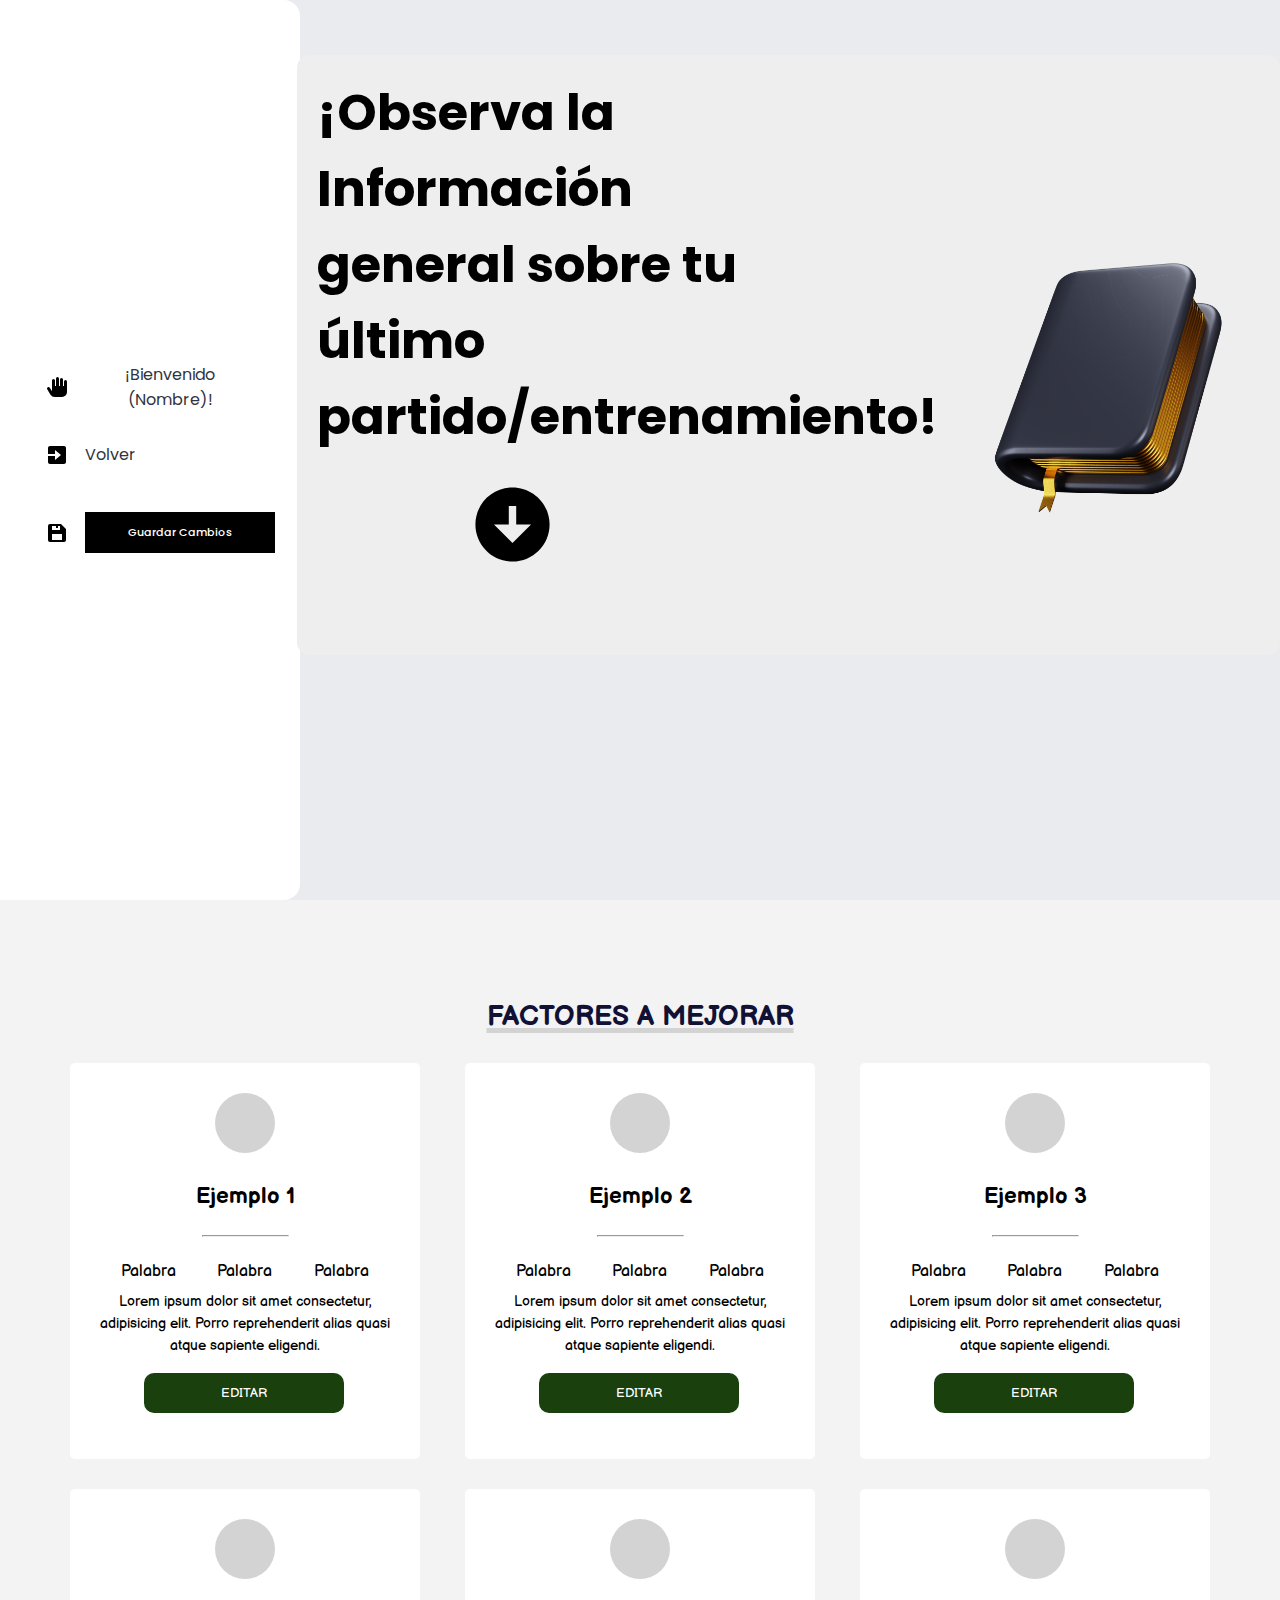
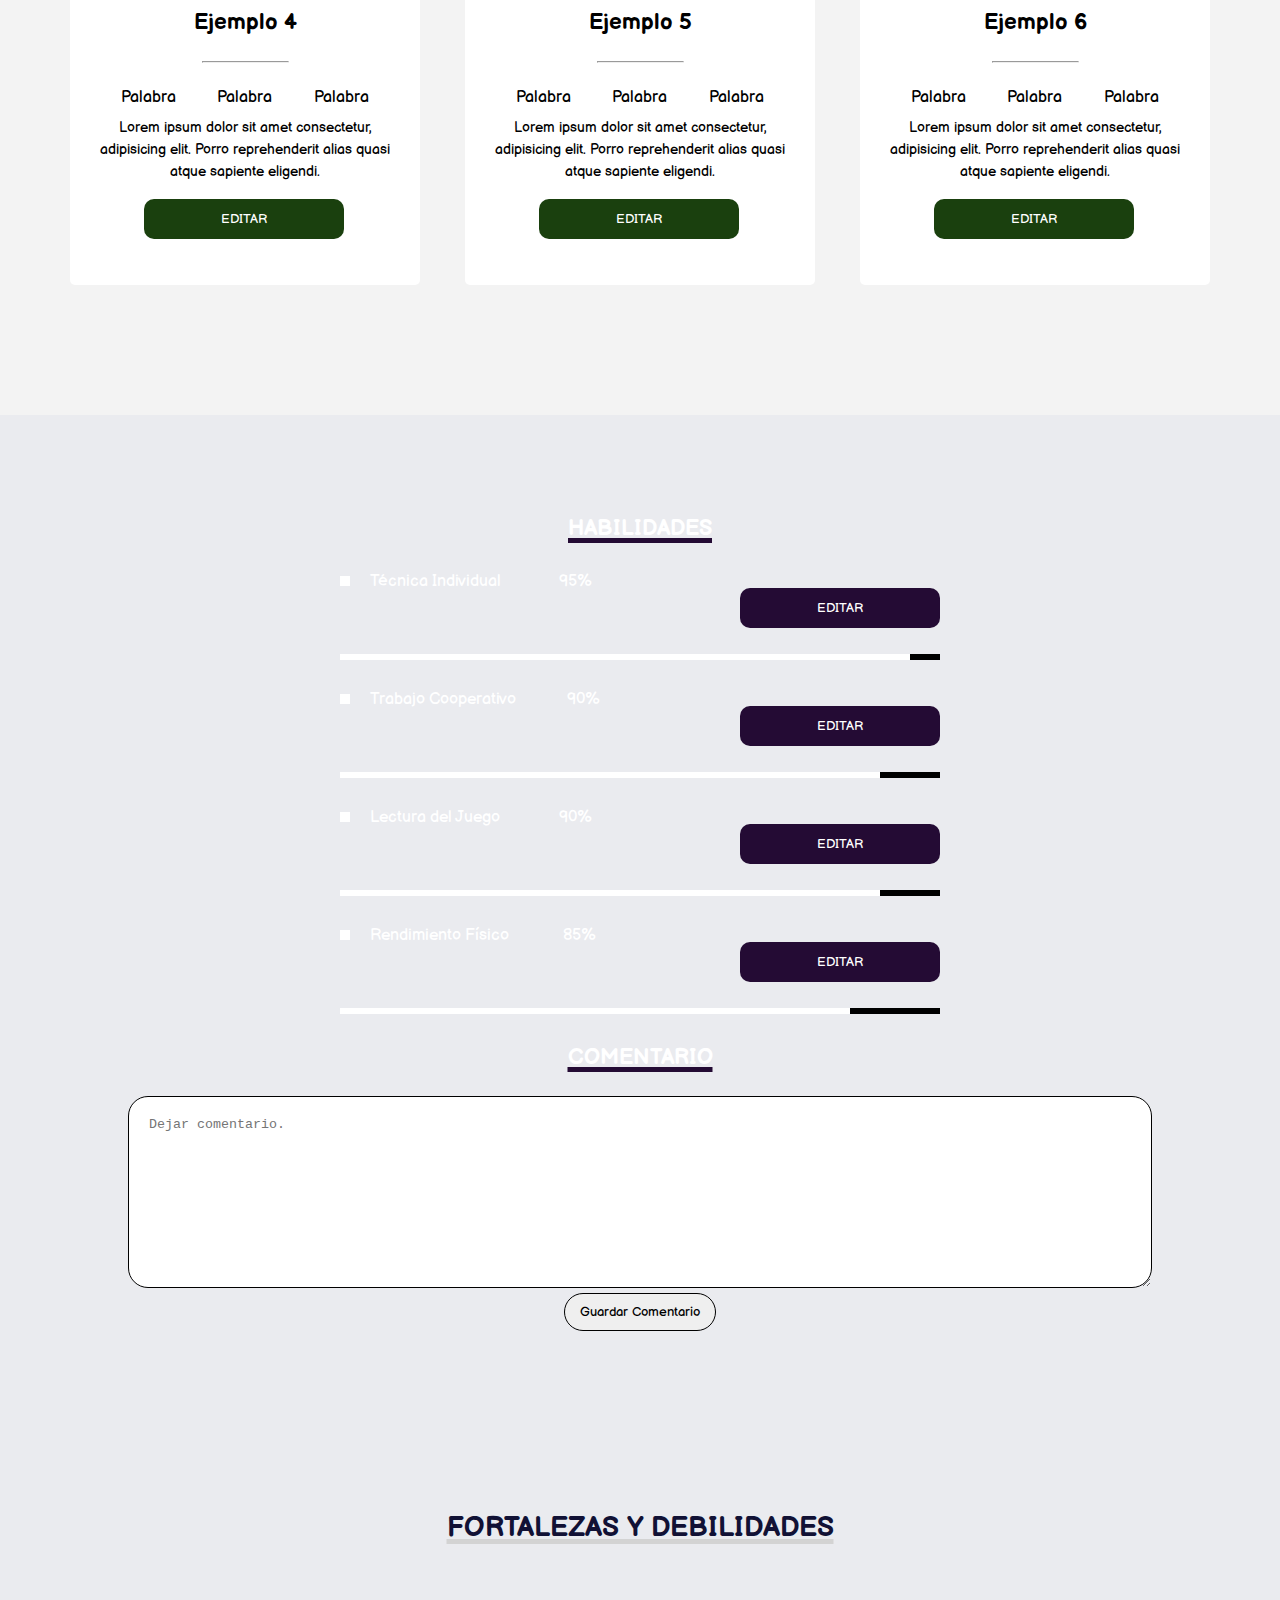
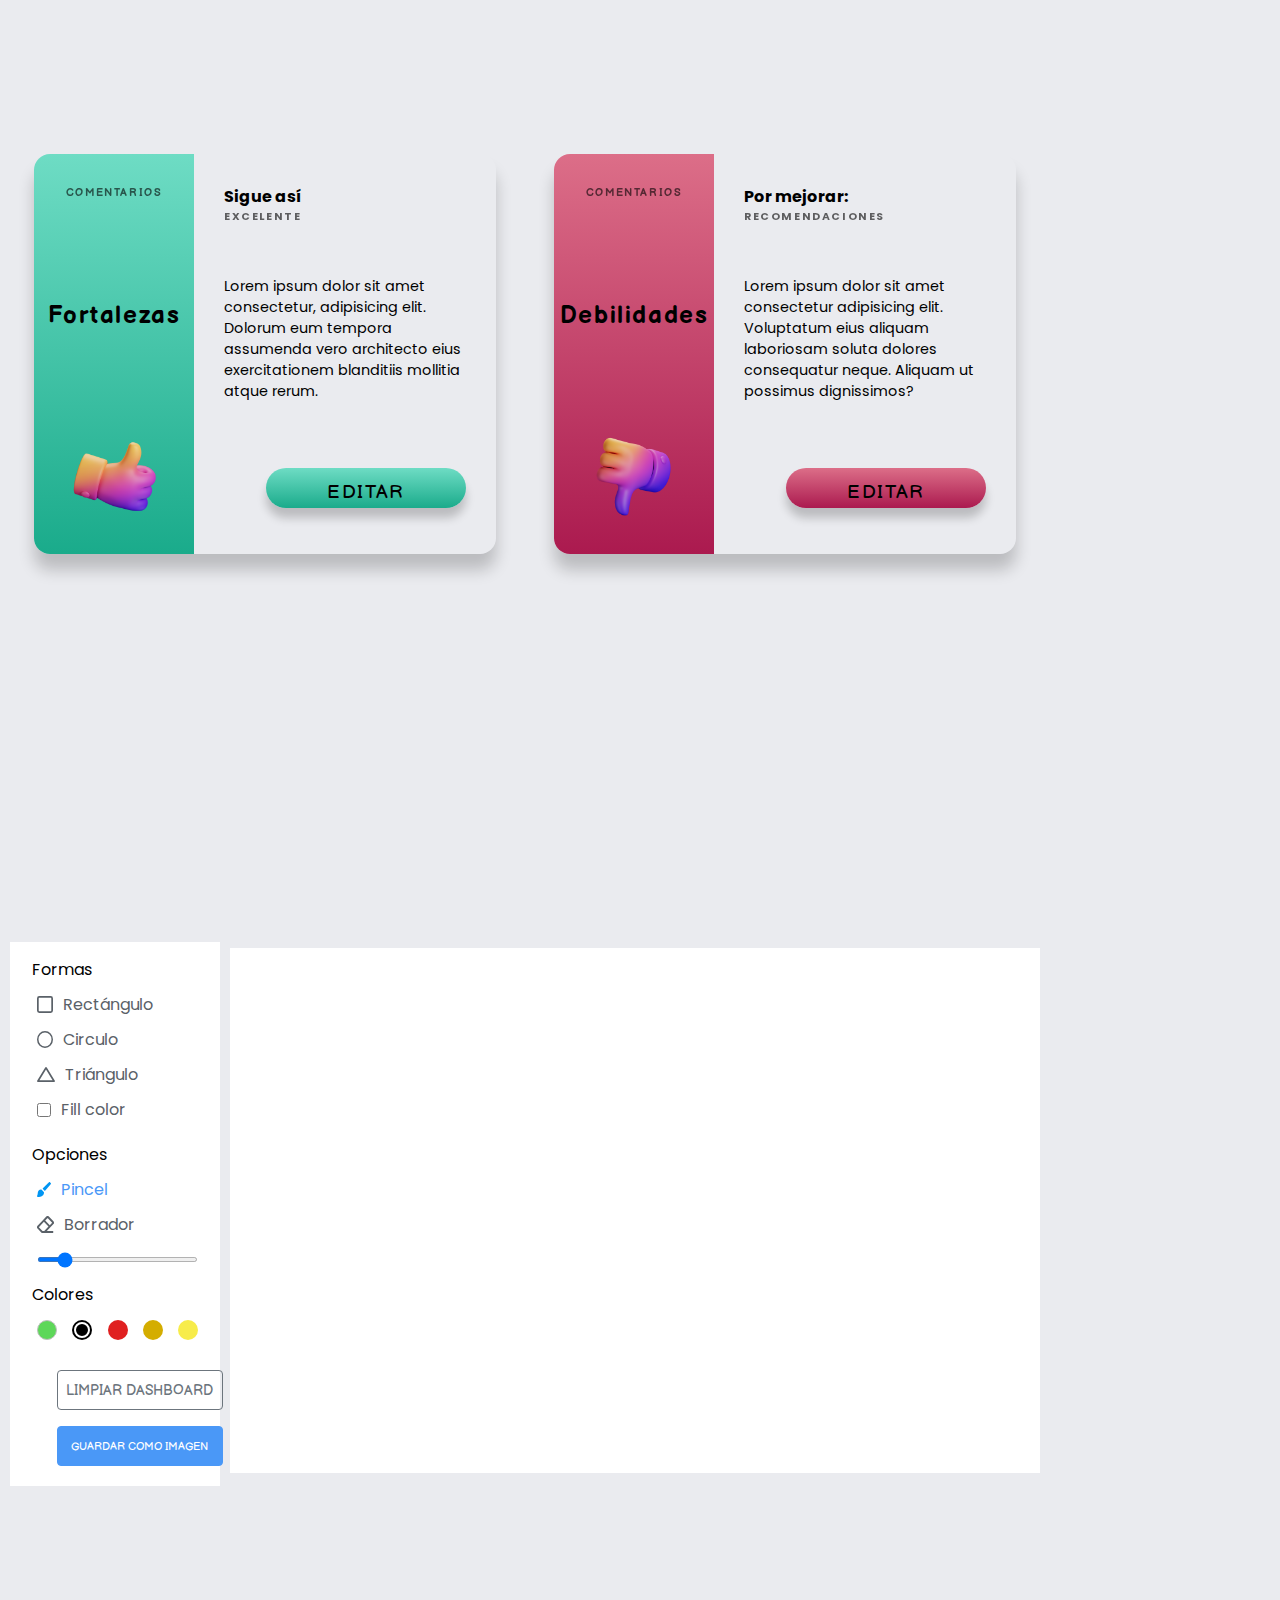
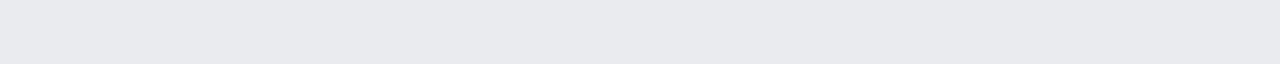
<file: menujugador.html>
<!DOCTYPE html>
<html lang="en">
<head>
    <meta charset="UTF-8">
    <meta http-equiv="X-UA-Compatible" content="IE=edge">
    <meta name="viewport" content="width=device-width, initial-scale=1.0">
    <title>¡Tu Información!</title>
    <link rel="stylesheet" href="menujugador.css">
    <link rel="shortcut icon" href="images/icono.ico" type="image/x-icon">
    <link href="https://fonts.googleapis.com/css2?family=Balsamiq+Sans:wght@400;700&family=Cabin:wght@500&family=Poppins&family=Racing+Sans+One&family=Roboto:wght@300&display=swap" rel="stylesheet">
    <link rel="stylesheet" href="https://cdnjs.cloudflare.com/ajax/libs/font-awesome/6.1.1/css/all.min.css" integrity="sha512-KfkfwYDsLkIlwQp6LFnl8zNdLGxu9YAA1QvwINks4PhcElQSvqcyVLLD9aMhXd13uQjoXtEKNosOWaZqXgel0g==" crossorigin="anonymous" referrerpolicy="no-referrer"
    <link rel="stylesheet" href="https://cdnjs.cloudflare.com/ajax/libs/font-awesome/4.7.0/css/font-awesome.min.css">
</head>
  <body>
    <nav class="nav">
        <ul class="list">

           <li class="list__item">
                <div class="list__button">
                    <img src="images/bxs-hand.svg" class="list__img">
                    <a class="nav__link">¡Bienvenido (Nombre)!</a>
                </div>
            </li>

            <li class="list__item">
                <div class="list__button">
                    <img src="images/bxs-exit.svg" class="list__img">
                    <a href="retrojugador.html" class="nav__link">Volver</a>
                </div>
            </li>



            <li class="list__item">
                <div class="list__button">
                    <img src="images/bxs-save.svg" class="lis__img">
                    <input type="submit" class="btn__header-register" value="Guardar Cambios">
                </div>
            </li>

  

        </ul>
    </nav>

    
    <script src="js/menu.js"></script>
   
    <div class="cover">
            
        <div class="text__information-cove">
            <h1>¡Observa la Información general sobre tu último partido/entrenamiento!</h1>


                <img src="images/bxs-down-arrow-circle.svg" class="gro" alt="">
                
                

        </div>

        <div class="media__cover">
            <img src="images/notebook-dynamic-premium.png" alt="">
        </div>

        
        
       
    </div>


    <!-- desde acá -->

   <section id="servicios">
        <h3 class="titulo-seccion">FACTORES A MEJORAR</h3>
        <div class="fila">
            <div class="servicio">
                <span class="icono"> <i class="fa-solid fa-user"></i></span>
                <h4>Ejemplo 1</h4>
                <hr>
                <ul class="servicios-tag">
                    <li>Palabra</li>
                    <li>Palabra</li>
                    <li>Palabra</li>
                </ul>
                <p>Lorem ipsum dolor sit amet consectetur, adipisicing elit. Porro reprehenderit alias quasi atque sapiente eligendi.</p>
                <button type="button">Editar</button>
            </div>
            <div class="servicio">
                <span class="icono"><i class="fa-solid fa-thumbs-down"></i></span>
                <h4>Ejemplo 2</h4>
                <hr>
                <ul class="servicios-tag">
                    <li>Palabra</li>
                    <li>Palabra</li>
                    <li>Palabra</li>
                </ul>
                <p>Lorem ipsum dolor sit amet consectetur, adipisicing elit. Porro reprehenderit alias quasi atque sapiente eligendi.</p>
                <button type="button">Editar</button>
            </div>
            <div class="servicio">
                <span class="icono"><i class="fa-solid fa-users"></i></span>
                <h4>Ejemplo 3</h4>
                <hr>
                <ul class="servicios-tag">
                    <li>Palabra</li>
                    <li>Palabra</li>
                    <li>Palabra</li>
                </ul>
                <p>Lorem ipsum dolor sit amet consectetur, adipisicing elit. Porro reprehenderit alias quasi atque sapiente eligendi.</p>
                <button type="button">Editar</button>
            </div>
        </div>
        <div class="fila">
            <div class="servicio">
                <span class="icono"><i class="fa-solid fa-circle-info"></i></span>
                <h4>Ejemplo 4</h4>
                <hr>
                <ul class="servicios-tag">
                    <li>Palabra</li>
                    <li>Palabra</li>
                    <li>Palabra</li>
                </ul>
                <p>Lorem ipsum dolor sit amet consectetur, adipisicing elit. Porro reprehenderit alias quasi atque sapiente eligendi.</p>
                <button type="button">Editar</button>
            </div>
            <div class="servicio">
                <span class="icono"><i class="fa-solid fa-clipboard"></i></span>
                <h4>Ejemplo 5</h4>
                <hr>
                <ul class="servicios-tag">
                    <li>Palabra</li>
                    <li>Palabra</li>
                    <li>Palabra</li>
                </ul>
                <p>Lorem ipsum dolor sit amet consectetur, adipisicing elit. Porro reprehenderit alias quasi atque sapiente eligendi.</p>
                <button type="button">Editar</button>
            </div>
            <div class="servicio">
                <span class="icono"><i class="fa-solid fa-bolt"></i></span>
                <h4>Ejemplo 6</h4>
                <hr>
                <ul class="servicios-tag">
                    <li>Palabra</li>
                    <li>Palabra</li>
                    <li>Palabra</li>
                </ul>
                <p>Lorem ipsum dolor sit amet consectetur, adipisicing elit. Porro reprehenderit alias quasi atque sapiente eligendi.</p>
                <button type="button">Editar</button>
            </div>
        </div>
    </section>
            
            </div>

            <div class="contenedor-skills" id="skills">
        <h3>HABILIDADES </h3>
        <div class="skill">
            <div class="info">
                <p> <span class="lista"> </span>Técnica Individual</p>
                <span class="porcentaje">95%</span>
                <button type="button">Editar</button>
            </div>

            <div class="barra">
                <div class="barra-progreso1" id="html"></div>
            </div>
        </div>
        <div class="skill">
            <div class="info">
                <p> <span class="lista"> </span>Trabajo Cooperativo</p>
                <span class="porcentaje">90%</span>
                <button type="button">Editar</button>
            </div>

            <div class="barra">
                <div class="barra-progreso2" id="js"></div>
            </div>
        </div>
        <div class="skill">
            <div class="info">
                <p> <span class="lista"> </span>Lectura del Juego</p>
                <span class="porcentaje">90%</span>
                <button type="button">Editar</button>
            </div>

            <div class="barra">
                <div class="barra-progreso3" id="bd"></div>
            </div>
        </div>
        <div class="skill">
            <div class="info">
                <p> <span class="lista"> </span>Rendimiento Físico</p>
                <span class="porcentaje">85%</span>
                <button type="button">Editar</button>
            </div>

            <div class="barra">
                <div class="barra-progreso4" id="ps"></div>
            </div>
        </div>
    

<section id="contacto">
        <h3 class="titulo-seccion">Comentario</h3>
        <div class="contenedor-form">
            <form action="">
                
                <div class="fila">
                    <textarea name="" id="" cols="30" rows="10" placeholder="Dejar comentario." class="input-full"></textarea>
                </div>

                <input type="submit" value="Guardar Comentario" class="btn-enviar">
            </form>
        </div>
    </section>
    </div>


  <h3 class="server">FORTALEZAS Y DEBILIDADES</h3>

                <div class="container">

		<div class="card">
			<div class="left-column background1-left-column">
				<h6>COMENTARIOS</h6>
				<h2>Fortalezas</h2>
				<img class="lole" src="images/thumb-up-dynamic-gradient.png" alt="">
			</div>

			<div class="right-column">
				<div>
					<h4>Sigue así</h4>
					<h6>Excelente</h6>

				</div>
				
				<p>Lorem ipsum dolor sit amet consectetur, adipisicing elit. Dolorum eum tempora assumenda vero architecto eius exercitationem blanditiis mollitia atque rerum.</p>
				<button class="button background1-left-column">Editar</button>
			</div>

		</div>

		<div class="card">
			<div class="left-column background2-left-column">
				<h6>COMENTARIOS</h6>
				<h2>Debilidades</h2>
				<img class="lole" src="images/thumb-down-dynamic-gradient.png" alt="">
			</div>

			<div class="right-column">
				<div>
					<h4>Por mejorar:</h4>
					<h6>Recomendaciones</h6>
				</div>
				<p>Lorem ipsum dolor sit amet consectetur adipisicing elit. Voluptatum eius aliquam laboriosam soluta dolores consequatur neque. Aliquam ut possimus dignissimos?</p>
				<button class="button background2-left-column">Editar</button>
			</div>

		</div>
	</div>


<div class="container">
      <section class="tools-board">
        <div class="row">
          <label class="title">Formas</label>
          <ul class="options">
            <li class="option tool" id="rectangle">
              <img src="images/rectangle.svg" alt="">
              <span>Rectángulo</span>
            </li>
            <li class="option tool" id="circle">
              <img src="images/circle.svg" alt="">
              <span>Circulo</span>
            </li>
            <li class="option tool" id="triangle">
              <img src="images/triangle.svg" alt="">
              <span>Triángulo</span>
            </li>
            <li class="option">
              <input type="checkbox" id="fill-color">
              <label for="fill-color">Fill color</label>
            </li>
          </ul>
        </div>
        <div class="row">
          <label class="title">Opciones</label>
          <ul class="options">
            <li class="option active tool" id="brush">
              <img src="images/brush.svg" alt="">
              <span>Pincel</span>
            </li>
            <li class="option tool" id="eraser">
              <img src="images/eraser.svg" alt="">
              <span>Borrador</span>
            </li>
            <li class="option">
              <input type="range" id="size-slider" min="1" max="30" value="5">
            </li>
          </ul>
        </div>
        <div class="row colors">
          <label class="title">Colores</label>
          <ul class="options">
            <li class="option"></li>
            <li class="option selected"></li>
            <li class="option"></li>
            <li class="option"></li>
            <li class="option">
              <input type="color" id="color-picker" value="#4A98F7">
            </li>
          </ul>
        </div>
        <div class="row buttons">
          <button class="clear-canvas">Limpiar DashBoard</button>
          <button class="save-img">Guardar como Imagen</button>
          
        </div>
      </section>
      <section class="drawing-board">
        <canvas></canvas>
      </section>
    </div>




<script src="js/campo.js"></script>
<script src="js/menu.js"></script>

        </footer>
</body>
</html>
</file>
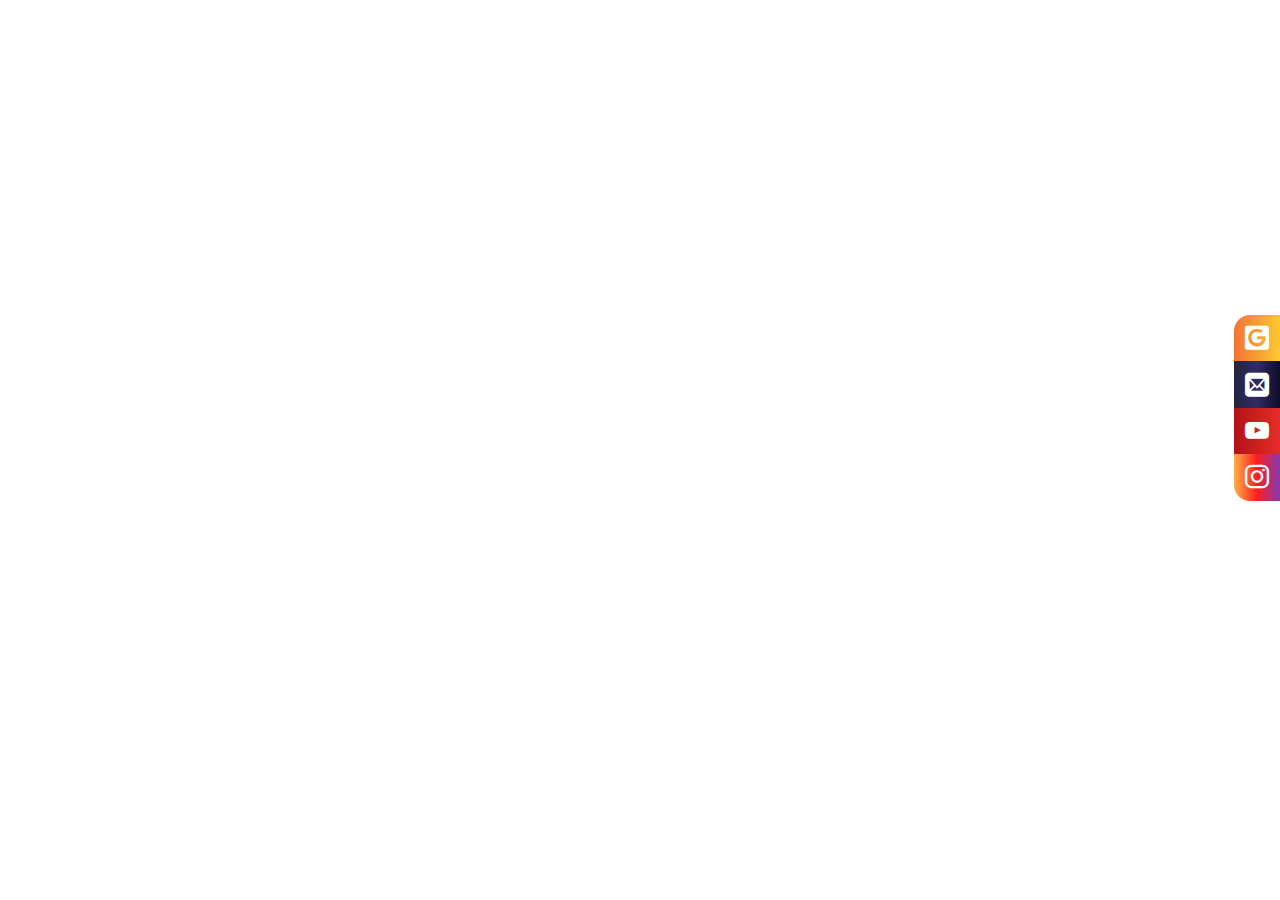
<file: redes.html>
<!DOCTYPE html>
<html lang="en">
<head>
    <meta charset="UTF-8">
    <meta http-equiv="X-UA-Compatible" content="IE=edge">
    <meta name="viewport" content="width=device-width, initial-scale=1.0">
    <link rel="stylesheet" href="fonts.css">
    <link rel="stylesheet" href="main.css">
    <title>Redes</title>
</head>
<body>
   <div class="social-bar">
    <a href="https://sites.google.com/view/idaesaet-gestionatuequipo/inicio" class="icon icon-google2" target="_blank"></a>
    <a href="" class="icon icon-mail" target="_blank"></a>
    <a href="https://www.youtube.com/channel/UCZb_0_57MKDbHjhzbu1VlZg" class="icon icon-youtube" target="_blank"></a>
    <a href="https://www.instagram.com/gestionatuequipo2022/" class="icon icon-instagram" target="_blank"></a>
   </div> 
</body>
</html>
</file>
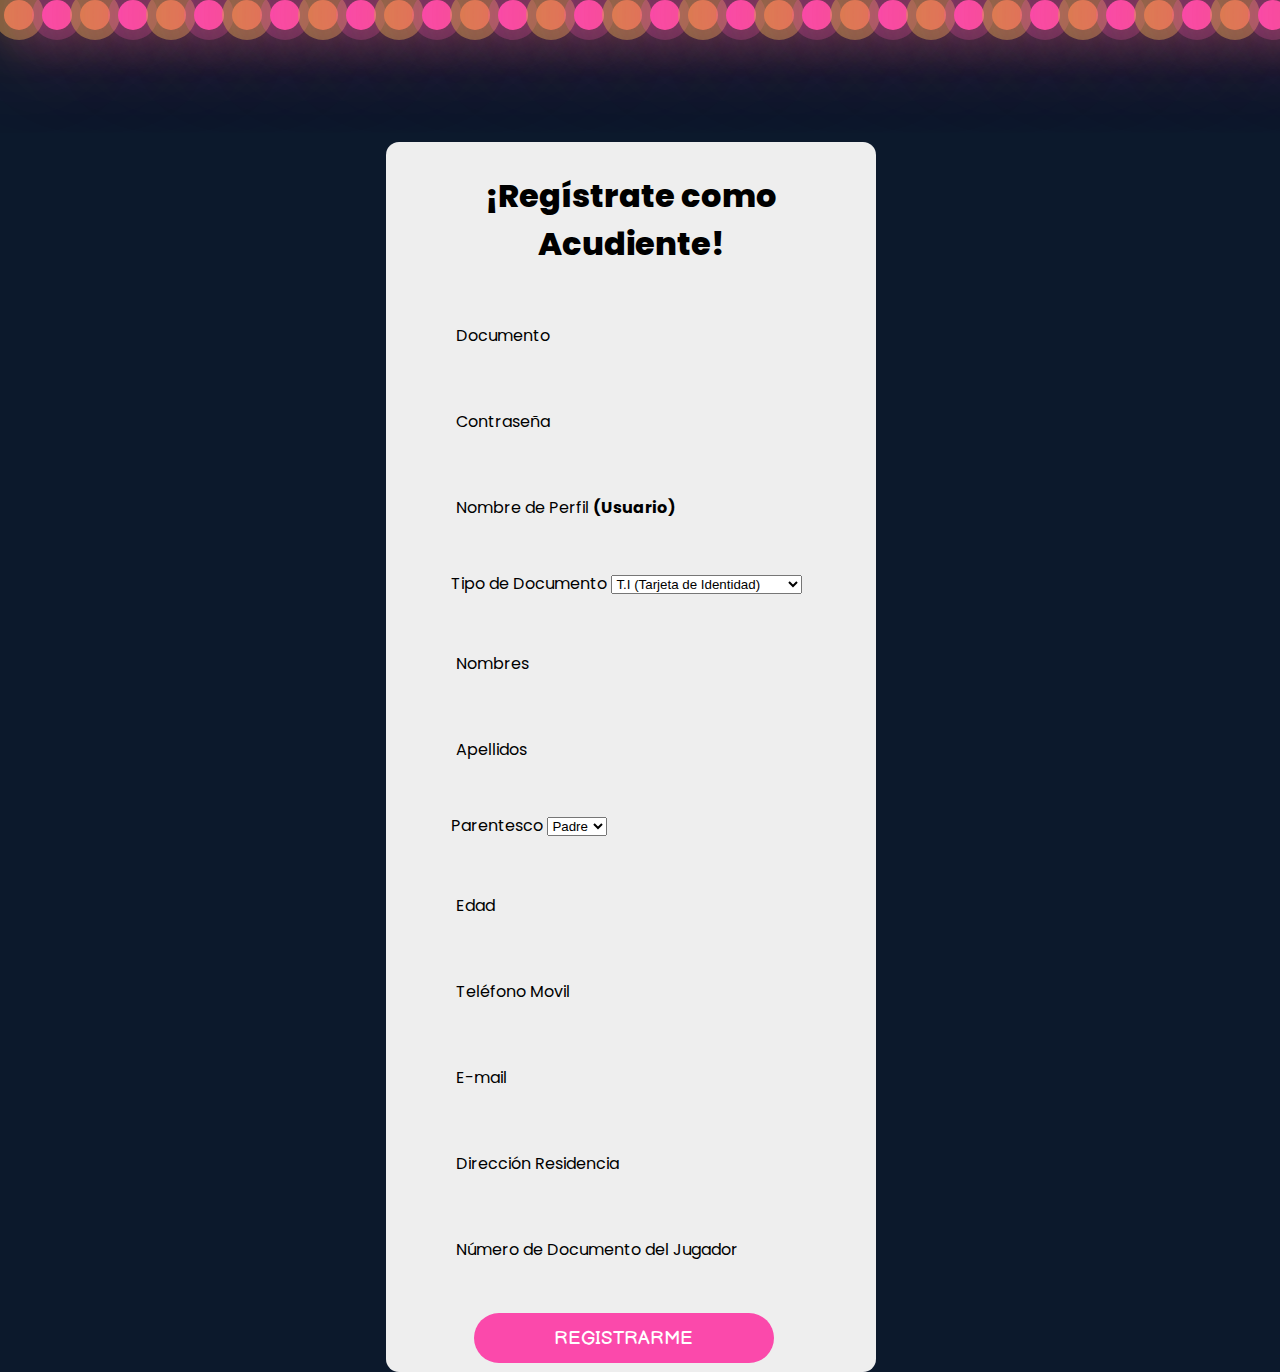
<file: registroacudiente.html>
<!DOCTYPE html>
<html lang="en">
  <head>
    <meta charset="UTF-8" />
    <meta http-equiv="X-UA-Compatible" content="IE=edge" />
    <meta name="viewport" content="width=device-width, initial-scale=1.0" />
    <title>¡Regístrate como Acudiente!</title>
    <link rel="stylesheet" href="registroacudiente.css" />
    <link rel="shortcut icon" href="images/icono.ico" type="image/x-icon" />
    <link
      href="https://fonts.googleapis.com/css2?family=Balsamiq+Sans:wght@400;700&family=Cabin:wght@500&family=Poppins&family=Racing+Sans+One&family=Roboto:wght@300&display=swap"
      rel="stylesheet"
    />
  </head>
  <body>
    <form action="">
      <div class="form">
        <h1>¡Regístrate como Acudiente!</h1>
        <div class="grupo">
          <input type="number" name="" id="" required /><span
            class="barra"
          ></span>
          <label>Documento</label>
        </div>
        <div class="grupo">
          <input type="password" name="" id="" required /><span
            class="barra"
          ></span>
          <label>Contraseña</label>
        </div>
        <div class="grupo">
          <input type="text" name="" id="" required /><span
            class="barra"
          ></span>
          <label>Nombre de Perfil <strong>(Usuario)</strong></label>
        </div>
        <div class="grupo">
          <div>
            Tipo de Documento
            <select>
              <option>T.I (Tarjeta de Identidad)</option>
              <option>C.C (Cédula de Ciudadanía)</option>
            </select>
          </div>
        </div>
        <div class="grupo">
          <input type="text" name="" id="" required /><span
            class="barra"
          ></span>
          <label>Nombres</label>
        </div>
        <div class="grupo">
          <input type="text" name="" id="" required /><span
            class="barra"
          ></span>
          <label>Apellidos</label>
        </div>
        <div class="grupo">
          <div>
            Parentesco
            <select>
              <option>Padre</option>
              <option>Madre</option>
              <option>Otro</option>
            </select>
          </div>
        </div>
        <div class="grupo">
          <input type="number" name="" id="" required /><span
            class="barra"
          ></span>
          <label>Edad</label>
        </div>
        <div class="grupo">
          <input type="number" name="" id="" required /><span
            class="barra"
          ></span>
          <label>Teléfono Movil</label>
        </div>
        <div class="grupo">
          <input type="text" name="" id="" required /><span
            class="barra"
          ></span>
          <label>E-mail</label>
        </div>
        <div class="grupo">
          <input type="text" name="" id="" required /><span
            class="barra"
          ></span>
          <label>Dirección Residencia</label>
        </div>
        <div class="grupo">
          <input type="number" name="" id="" required /><span
            class="barra"
          ></span>
          <label>Número de Documento del Jugador</label>
        </div>
        <button type="submit">Registrarme</button>
      </div>
    </form>

    <div class="container">
      <div class="bubbles">
        <span style="--i: 11"></span>
        <span style="--i: 12"></span>
        <span style="--i: 24"></span>
        <span style="--i: 10"></span>
        <span style="--i: 14"></span>
        <span style="--i: 23"></span>
        <span style="--i: 18"></span>
        <span style="--i: 16"></span>
        <span style="--i: 19"></span>
        <span style="--i: 20"></span>
        <span style="--i: 22"></span>
        <span style="--i: 25"></span>
        <span style="--i: 18"></span>
        <span style="--i: 21"></span>
        <span style="--i: 13"></span>
        <span style="--i: 15"></span>
        <span style="--i: 26"></span>
        <span style="--i: 17"></span>
        <span style="--i: 13"></span>
        <span style="--i: 28"></span>
        <span style="--i: 11"></span>
        <span style="--i: 12"></span>
        <span style="--i: 24"></span>
        <span style="--i: 10"></span>
        <span style="--i: 14"></span>
        <span style="--i: 23"></span>
        <span style="--i: 18"></span>
        <span style="--i: 16"></span>
        <span style="--i: 19"></span>
        <span style="--i: 20"></span>
        <span style="--i: 22"></span>
        <span style="--i: 25"></span>
        <span style="--i: 18"></span>
        <span style="--i: 21"></span>
        <span style="--i: 13"></span>
        <span style="--i: 15"></span>
        <span style="--i: 26"></span>
        <span style="--i: 17"></span>
        <span style="--i: 13"></span>
        <span style="--i: 28"></span>
      </div>
    </div>
  </body>
</html>
</file>
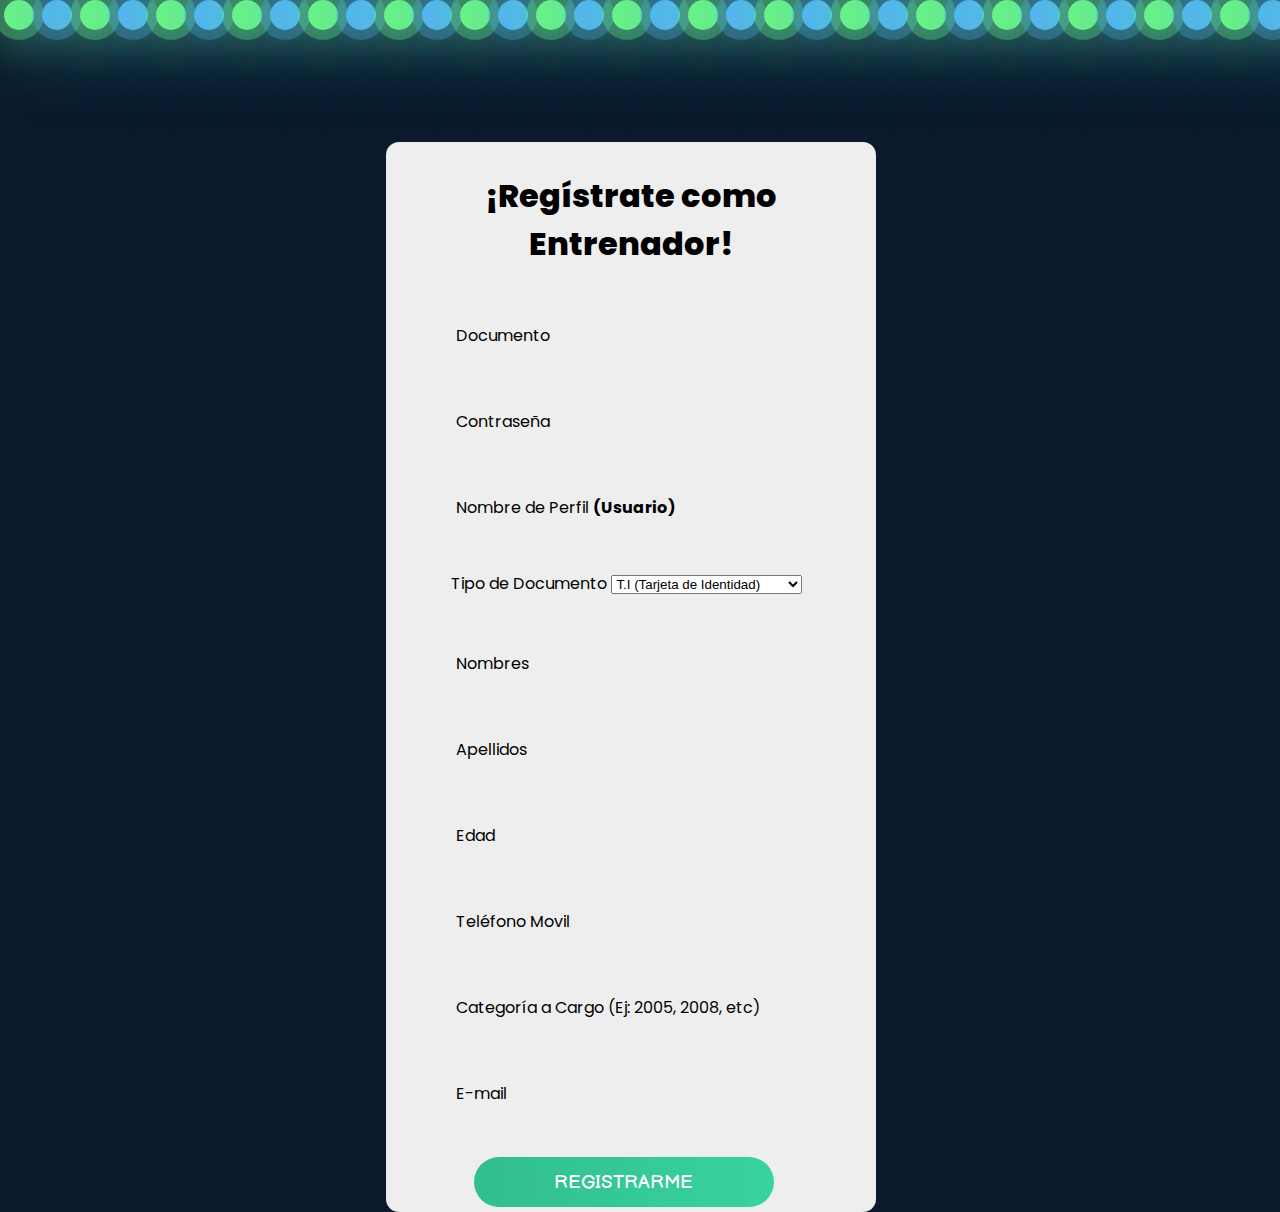
<file: registroentrenador.html>
<!DOCTYPE html>
<html lang="en">
  <head>
    <meta charset="UTF-8" />
    <meta http-equiv="X-UA-Compatible" content="IE=edge" />
    <meta name="viewport" content="width=device-width, initial-scale=1.0" />
    <title>¡Regístrate como Entrenador!</title>
    <link rel="stylesheet" href="registroentrenador.css" />
    <link rel="shortcut icon" href="images/icono.ico" type="image/x-icon" />
    <link
      href="https://fonts.googleapis.com/css2?family=Balsamiq+Sans:wght@400;700&family=Cabin:wght@500&family=Poppins&family=Racing+Sans+One&family=Roboto:wght@300&display=swap"
      rel="stylesheet"
    />
  </head>
  <body>
    <form action="registro.php" method="post">
      <div class="form">
        <h1>¡Regístrate como Entrenador!</h1>
        <div class="grupo">
          <input type="number" name="documento" id="" required /><span
            class="barra"
          ></span>
          <label>Documento</label>
        </div>
        <div class="grupo">
          <input type="password" name="password" id="" required /><span
            class="barra"
          ></span>
          <label>Contraseña</label>
        </div>
        <div class="grupo">
          <input type="text" name="" id="" required /><span
            class="barra"
          ></span>
          <label>Nombre de Perfil <strong>(Usuario)</strong></label>
        </div>
        <div class="grupo">
          <div>
            Tipo de Documento
            <select>
              <option>T.I (Tarjeta de Identidad)</option>
              <option>C.C (Cédula de Ciudadanía)</option>
            </select>
          </div>
        </div>
        <div class="grupo">
          <input type="text" name="" id="" required /><span
            class="barra"
          ></span>
          <label>Nombres</label>
        </div>
        <div class="grupo">
          <input type="text" name="" id="" required /><span
            class="barra"
          ></span>
          <label>Apellidos</label>
        </div>
        <div class="grupo">
          <input type="number" name="" id="" required /><span
            class="barra"
          ></span>
          <label>Edad</label>
        </div>
        <div class="grupo">
          <input type="number" name="" id="" required /><span
            class="barra"
          ></span>
          <label>Teléfono Movil</label>
        </div>
        <div class="grupo">
          <input type="number" name="" id="" required /><span
            class="barra"
          ></span>
          <label>Categoría a Cargo (Ej: 2005, 2008, etc)</label>
        </div>
        <div class="grupo">
          <input type="text" name="" id="" required /><span
            class="barra"
          ></span>
          <label>E-mail</label>
        </div>
        <button type="submit">Registrarme</button>
      </div>
    </form>

    <div class="container">
      <div class="bubbles">
        <span style="--i: 11"></span>
        <span style="--i: 12"></span>
        <span style="--i: 24"></span>
        <span style="--i: 10"></span>
        <span style="--i: 14"></span>
        <span style="--i: 23"></span>
        <span style="--i: 18"></span>
        <span style="--i: 16"></span>
        <span style="--i: 19"></span>
        <span style="--i: 20"></span>
        <span style="--i: 22"></span>
        <span style="--i: 25"></span>
        <span style="--i: 18"></span>
        <span style="--i: 21"></span>
        <span style="--i: 13"></span>
        <span style="--i: 15"></span>
        <span style="--i: 26"></span>
        <span style="--i: 17"></span>
        <span style="--i: 13"></span>
        <span style="--i: 28"></span>
        <span style="--i: 11"></span>
        <span style="--i: 12"></span>
        <span style="--i: 24"></span>
        <span style="--i: 10"></span>
        <span style="--i: 14"></span>
        <span style="--i: 23"></span>
        <span style="--i: 18"></span>
        <span style="--i: 16"></span>
        <span style="--i: 19"></span>
        <span style="--i: 20"></span>
        <span style="--i: 22"></span>
        <span style="--i: 25"></span>
        <span style="--i: 18"></span>
        <span style="--i: 21"></span>
        <span style="--i: 13"></span>
        <span style="--i: 15"></span>
        <span style="--i: 26"></span>
        <span style="--i: 17"></span>
        <span style="--i: 13"></span>
        <span style="--i: 28"></span>
      </div>
    </div>
  </body>
</html>
</file>
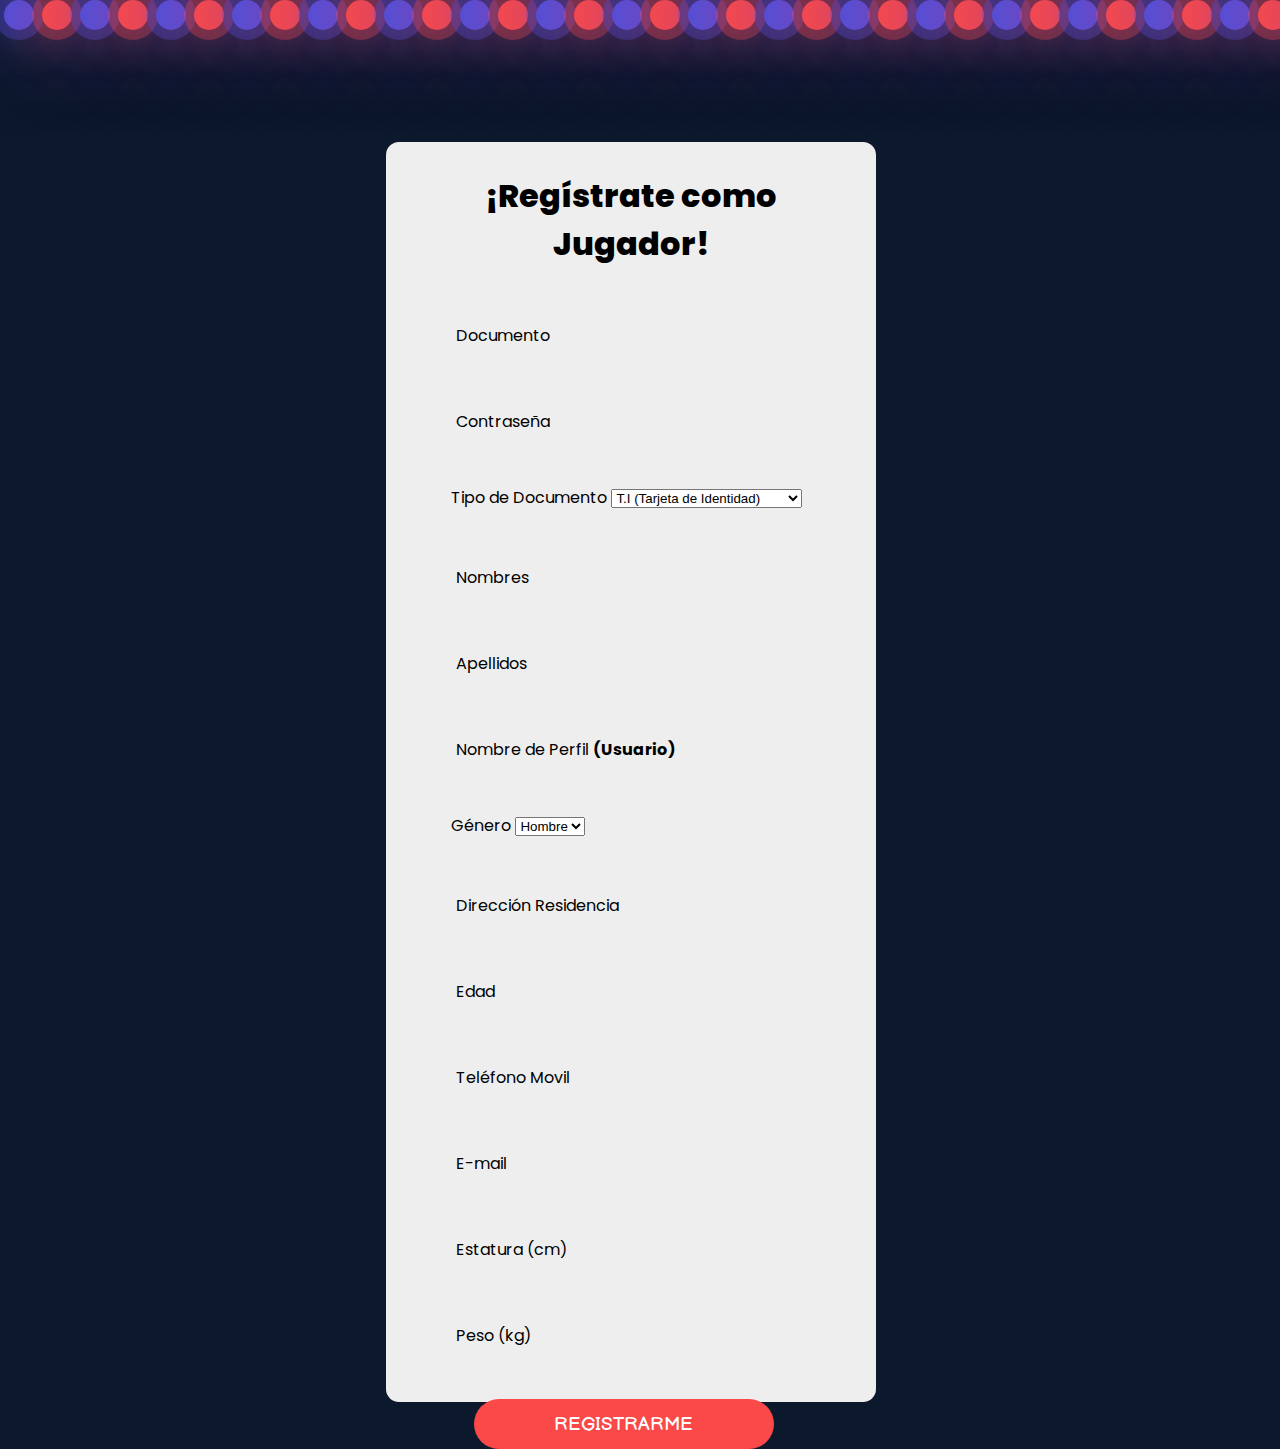
<file: registrojugador.html>
<!DOCTYPE html>
<html lang="en">
  <head>
    <meta charset="UTF-8" />
    <meta http-equiv="X-UA-Compatible" content="IE=edge" />
    <meta name="viewport" content="width=device-width, initial-scale=1.0" />
    <title>¡Regístrate como Jugador!</title>
    <link rel="stylesheet" href="registrojugador.css" />
    <link rel="shortcut icon" href="images/icono.ico" type="image/x-icon" />
    <link
      href="https://fonts.googleapis.com/css2?family=Balsamiq+Sans:wght@400;700&family=Cabin:wght@500&family=Poppins&family=Racing+Sans+One&family=Roboto:wght@300&display=swap"
      rel="stylesheet"
    />
  </head>
  <body>
    <form action="retrojugador.html">
      <div class="form">
        <h1>¡Regístrate como Jugador!</h1>
        <div class="grupo">
          <input type="number" name="" id="" required /><span
            class="barra"
          ></span>
          <label>Documento</label>
        </div>

        <div class="grupo">
          <input type="password" name="" id="" required /><span
            class="barra"
          ></span>
          <label>Contraseña</label>
        </div>
        <div class="grupo">
          <div>
            Tipo de Documento
            <select>
              <option>T.I (Tarjeta de Identidad)</option>
              <option>C.C (Cédula de Ciudadanía)</option>
            </select>
          </div>
        </div>
        <div class="grupo">
          <input type="text" name="" id="" required /><span
            class="barra"
          ></span>
          <label>Nombres</label>
        </div>
        <div class="grupo">
          <input type="text" name="" id="" required /><span
            class="barra"
          ></span>
          <label>Apellidos</label>
        </div>
        <div class="grupo">
          <input type="text" name="" id="" required /><span
            class="barra"
          ></span>
          <label>Nombre de Perfil <strong>(Usuario)</strong></label>
        </div>
        <div class="grupo">
          <div>
            Género
            <select>
              <option>Hombre</option>
              <option>Mujer</option>
            </select>
          </div>
        </div>
        <div class="grupo">
          <input type="text" name="" id="" required /><span
            class="barra"
          ></span>
          <label>Dirección Residencia</label>
        </div>

        <div class="grupo">
          <input type="number" name="" id="" required /><span
            class="barra"
          ></span>
          <label>Edad</label>
        </div>
        <div class="grupo">
          <input type="number" name="" id="" required /><span
            class="barra"
          ></span>
          <label>Teléfono Movil</label>
        </div>
        <div class="grupo">
          <input type="text" name="" id="" required /><span
            class="barra"
          ></span>
          <label>E-mail</label>
        </div>
        <div class="grupo">
          <input type="number" name="" id="" required /><span
            class="barra"
          ></span>
          <label>Estatura (cm)</label>
        </div>
        <div class="grupo">
          <input type="number" name="" id="" required /><span
            class="barra"
          ></span>
          <label>Peso (kg)</label>
        </div>
        <button type="submit">Registrarme</button>
      </div>
    </form>

    <div class="container">
      <div class="bubbles">
        <span style="--i: 11"></span>
        <span style="--i: 12"></span>
        <span style="--i: 24"></span>
        <span style="--i: 10"></span>
        <span style="--i: 14"></span>
        <span style="--i: 23"></span>
        <span style="--i: 18"></span>
        <span style="--i: 16"></span>
        <span style="--i: 19"></span>
        <span style="--i: 20"></span>
        <span style="--i: 22"></span>
        <span style="--i: 25"></span>
        <span style="--i: 18"></span>
        <span style="--i: 21"></span>
        <span style="--i: 13"></span>
        <span style="--i: 15"></span>
        <span style="--i: 26"></span>
        <span style="--i: 17"></span>
        <span style="--i: 13"></span>
        <span style="--i: 28"></span>
        <span style="--i: 11"></span>
        <span style="--i: 12"></span>
        <span style="--i: 24"></span>
        <span style="--i: 10"></span>
        <span style="--i: 14"></span>
        <span style="--i: 23"></span>
        <span style="--i: 18"></span>
        <span style="--i: 16"></span>
        <span style="--i: 19"></span>
        <span style="--i: 20"></span>
        <span style="--i: 22"></span>
        <span style="--i: 25"></span>
        <span style="--i: 18"></span>
        <span style="--i: 21"></span>
        <span style="--i: 13"></span>
        <span style="--i: 15"></span>
        <span style="--i: 26"></span>
        <span style="--i: 17"></span>
        <span style="--i: 13"></span>
        <span style="--i: 28"></span>
      </div>
    </div>
  </body>
</html>
</file>
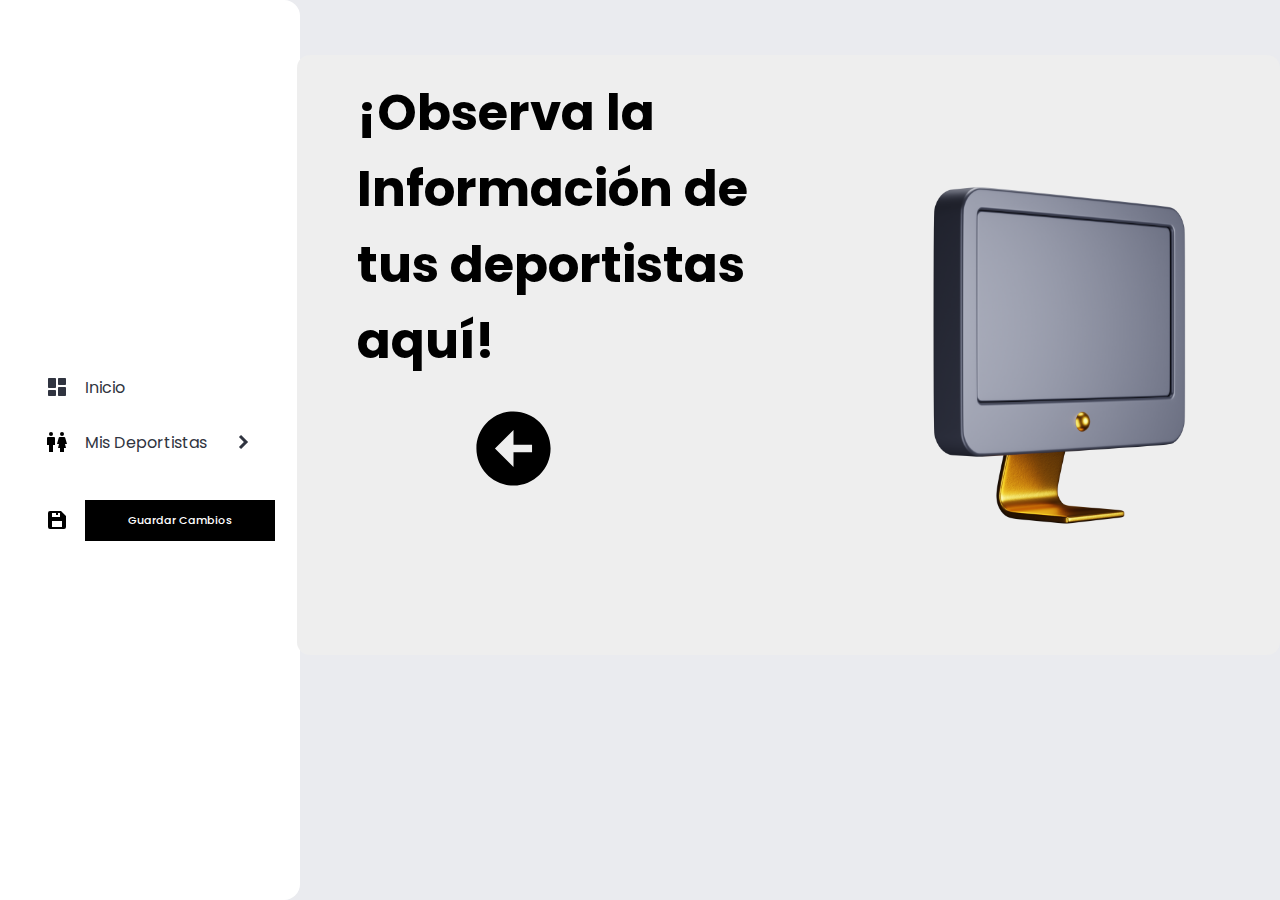
<file: retroacudiente.html>
<!DOCTYPE html>
<html lang="en">
<head>
    <meta charset="UTF-8">
    <meta http-equiv="X-UA-Compatible" content="IE=edge">
    <meta name="viewport" content="width=device-width, initial-scale=1.0">
    <title>¡Observa la Información!</title>
    <link rel="stylesheet" href="retroacudiente.css">
    <link rel="shortcut icon" href="images/icono.ico" type="image/x-icon">
    <link href="https://fonts.googleapis.com/css2?family=Balsamiq+Sans:wght@400;700&family=Cabin:wght@500&family=Poppins&family=Racing+Sans+One&family=Roboto:wght@300&display=swap" rel="stylesheet">
</head>
<body>
    <nav class="nav">
        <ul class="list">

            <li class="list__item">
                <div class="list__button">
                    <img src="images/dashboard.svg" class="list__img">
                    <a href="index.html" class="nav__link">Inicio</a>
                </div>
            </li>

            <li class="list__item list__item--click">
                <div class="list__button list__button--click">
                    <img src="images/bx-male-female.svg" class="list__img">
                    <a href="#" class="nav__link">Mis Deportistas</a>
                    <img src="images/arrow2.svg" class="list__arrow">
                </div>

                <ul class="list__show">
                    <li class="list__inside">
                        <a href="#" class="nav__link nav__link--inside">Nombre del Jugador</a>
                    </li>

                    <li class="list__inside">
                        <a href="#" class="nav__link nav__link--inside">Nombre del Jugador</a>
                    </li>

                    <li class="list__inside">
                        <a href="#" class="nav__link nav__link--inside">+ Añadir Jugador</a>
                    </li>
                </ul>

            </li>


            <li class="list__item">
                <div class="list__button">
                    <img src="images/bxs-save.svg" class="lis__img">
                    <input type="submit" class="btn__header-register" value="Guardar Cambios">
                </div>
            </li>

  

        </ul>
    </nav>

    
    <script src="js/menu.js"></script>
   
    <div class="cover">
            
        <div class="text__information-cover">
            <h1>¡Observa la Información de tus deportistas aquí!</h1>


                <img src="images/bxs-left-arrow-circle.svg" class="gro" alt="">
                
                

        </div>

        <div class="media__cover">
            <img src="images/computer-dynamic-premium.png" alt="">
        </div>

        
        
       
    </div>

            
            </div>
        </footer>
</body>
</html>
</file>
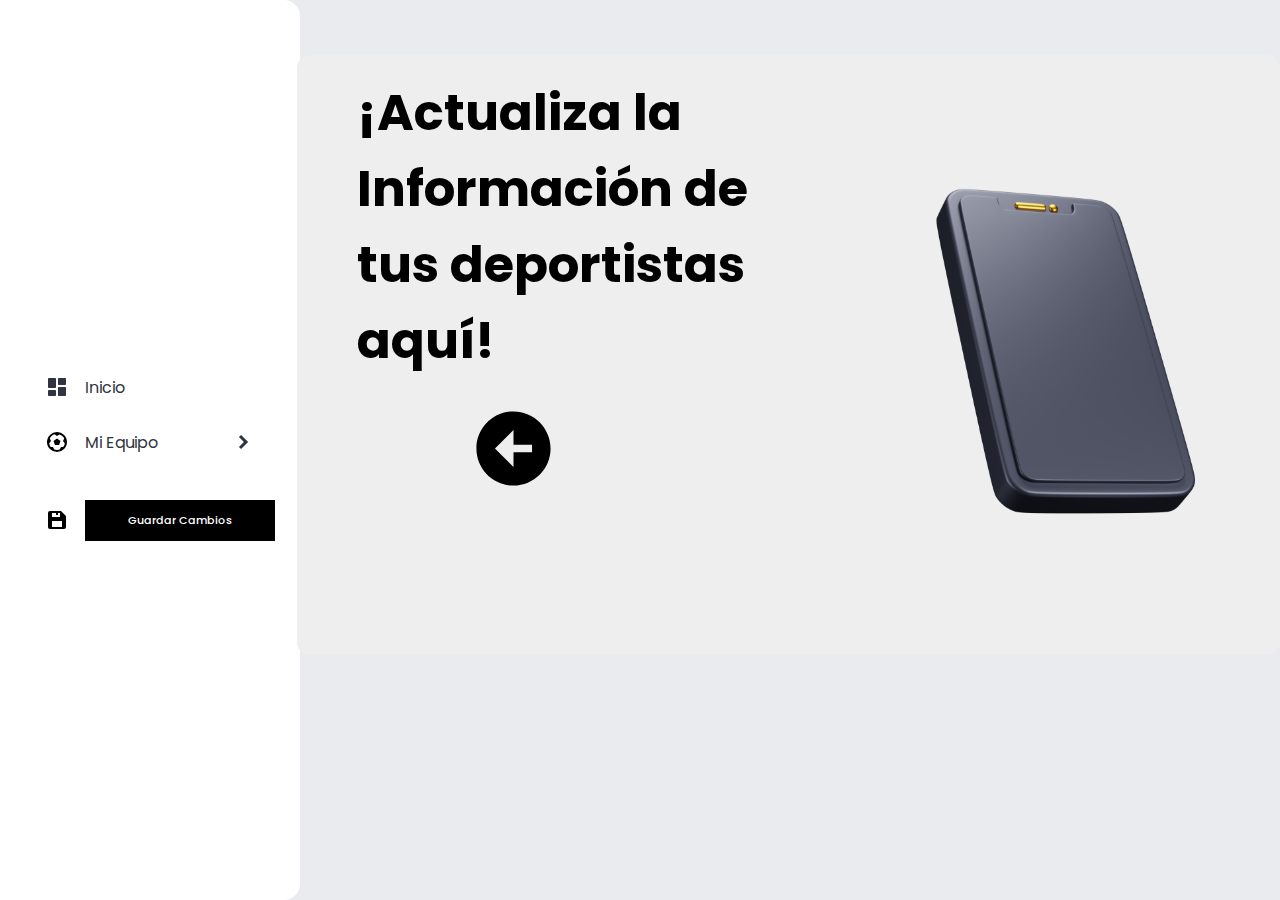
<file: retroentrenador.html>
<!DOCTYPE html>
<html lang="en">
<head>
    <meta charset="UTF-8">
    <meta http-equiv="X-UA-Compatible" content="IE=edge">
    <meta name="viewport" content="width=device-width, initial-scale=1.0">
    <title>¡Actualiza la Información!</title>
    <link rel="stylesheet" href="retroentrenador.css">
    <link rel="shortcut icon" href="images/icono.ico" type="image/x-icon">
    <link href="https://fonts.googleapis.com/css2?family=Balsamiq+Sans:wght@400;700&family=Cabin:wght@500&family=Poppins&family=Racing+Sans+One&family=Roboto:wght@300&display=swap" rel="stylesheet">
    <link rel="stylesheet" href="https://cdnjs.cloudflare.com/ajax/libs/font-awesome/6.1.1/css/all.min.css" integrity="sha512-KfkfwYDsLkIlwQp6LFnl8zNdLGxu9YAA1QvwINks4PhcElQSvqcyVLLD9aMhXd13uQjoXtEKNosOWaZqXgel0g==" crossorigin="anonymous" referrerpolicy="no-referrer"
</head>
<body>
    <nav class="nav">
        <ul class="list">

            <li class="list__item">
                <div class="list__button">
                    <img src="images/dashboard.svg" class="list__img">
                    <a href="index.html" class="nav__link">Inicio</a>
                </div>
            </li>

            <li class="list__item list__item--click">
                <div class="list__button list__button--click">
                    <img src="images/bx-football.svg" class="list__img">
                    <a href="#" class="nav__link">Mi Equipo</a>
                    <img src="images/arrow2.svg" class="list__arrow">
                </div>

                <ul class="list__show">
                    <li class="list__inside">
                        <a href="#" class="nav__link nav__link--inside">Nombre del Jugador</a>
                    </li>

                    <li class="list__inside">
                        <a href="#" class="nav__link nav__link--inside">Nombre del Jugador</a>
                    </li>

                    <li class="list__inside">
                        <a href="#" class="nav__link nav__link--inside">+ Añadir Jugador</a>
                    </li>
                </ul>

            </li>


            <li class="list__item">
                <div class="list__button">
                    <img src="images/bxs-save.svg" class="lis__img">
                    <input type="submit" class="btn__header-register" value="Guardar Cambios">
                </div>
            </li>

  

        </ul>
    </nav>

    
    <script src="js/menu.js"></script>
   
    <div class="cover">
            
        <div class="text__information-cover">
            <h1>¡Actualiza la Información de tus deportistas aquí!</h1>


                <img src="images/bxs-left-arrow-circle.svg" class="gro" alt="">
                
                

        </div>

        <div class="media__cover">
            <img src="images/mobile-dynamic-premium.png" alt="">
        </div>

        
            
       
    </div>

        </footer>
</body>
</html>
</file>
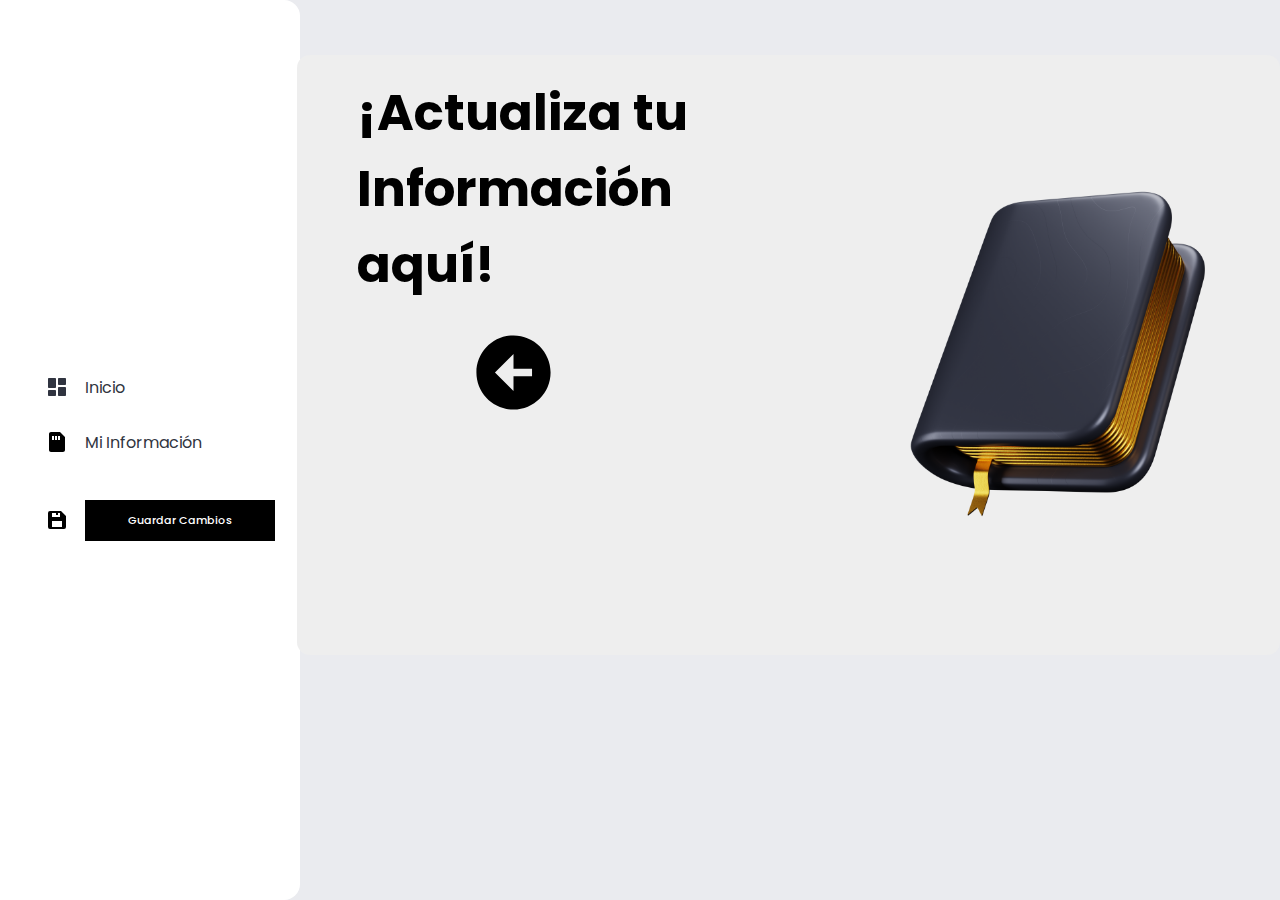
<file: retrojugador.html>
<!DOCTYPE html>
<html lang="en">
<head>
    <meta charset="UTF-8">
    <meta http-equiv="X-UA-Compatible" content="IE=edge">
    <meta name="viewport" content="width=device-width, initial-scale=1.0">
    <title>¡Actualiza tu Información!</title>
    <link rel="stylesheet" href="retrojugador.css">
    <link rel="shortcut icon" href="images/icono.ico" type="image/x-icon">
    <link href="https://fonts.googleapis.com/css2?family=Balsamiq+Sans:wght@400;700&family=Cabin:wght@500&family=Poppins&family=Racing+Sans+One&family=Roboto:wght@300&display=swap" rel="stylesheet">
</head>
<body>
    <nav class="nav">
        <ul class="list">

            <li class="list__item">
                <div class="list__button">
                    <img src="images/dashboard.svg" class="list__img">
                    <a href="index.html" class="nav__link">Inicio</a>
                </div>
            </li>

            <li class="list__item">
                <div class="list__button">
                    <img src="images/bxs-memory-card.svg" class="list__img">
                    <a href="menujugador.html" class="nav__link">Mi Información</a>
                </div>
            </li>


            <li class="list__item">
                <div class="list__button">
                    <img src="images/bxs-save.svg" class="lis__img">
                    <input type="submit" class="btn__header-register" value="Guardar Cambios">
                </div>
            </li>

  

        </ul>
    </nav>

    
    <script src="js/menu.js"></script>
   
    <div class="cover">
            
        <div class="text__information-cover">
            <h1>¡Actualiza tu Información aquí!</h1>


                <img src="images/bxs-left-arrow-circle.svg" class="gro" alt="">
                
                

        </div>

        <div class="media__cover">
            <img src="images/notebook-dynamic-premium.png" alt="">
        </div>

        
       
    </div>

            
    
    
        </footer>
</body>
</html>
</file>
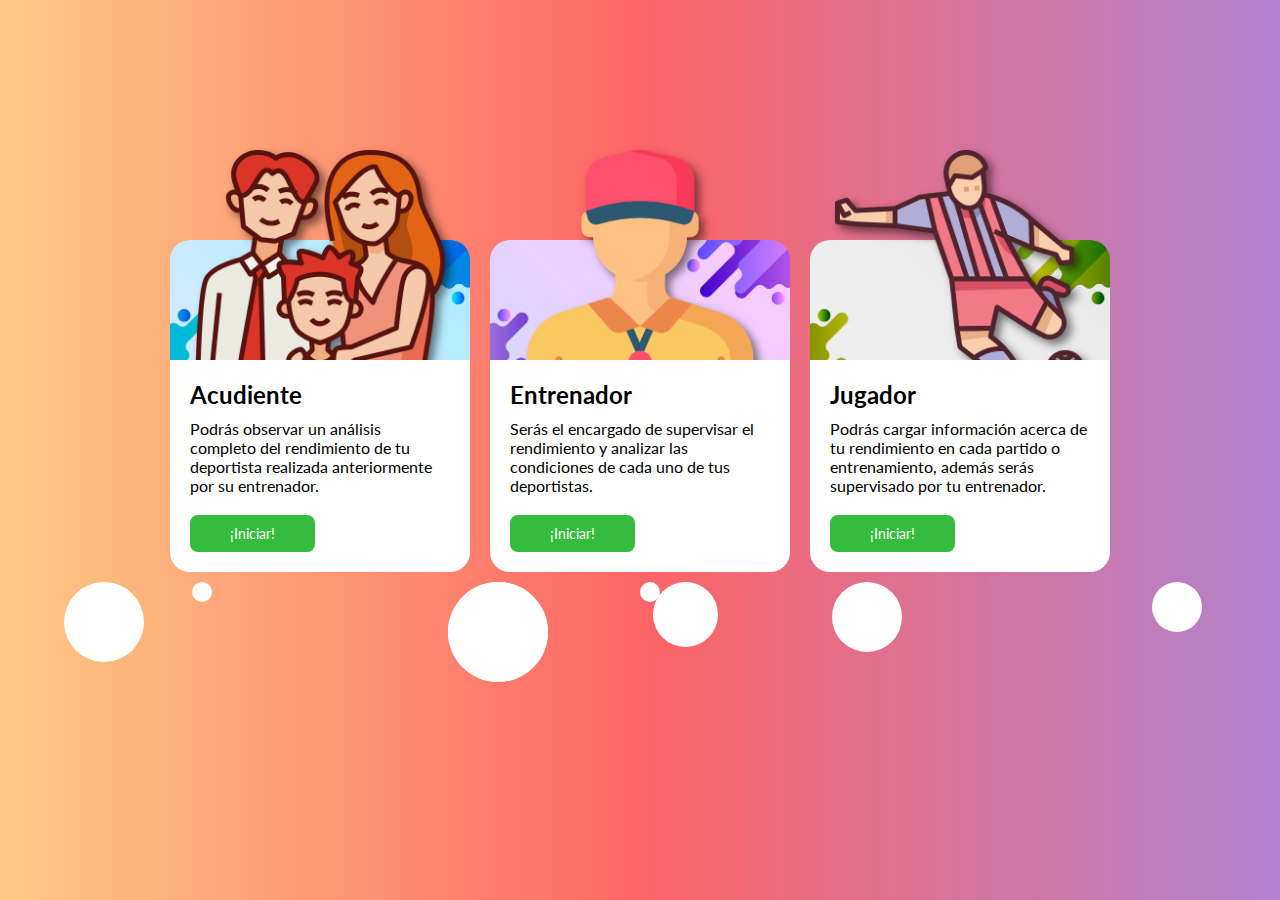
<file: roles.html>
<!DOCTYPE html>
<html lang="en">
  <head>
    <meta charset="UTF-8" />
    <meta http-equiv="X-UA-Compatible" content="IE=edge" />
    <meta name="viewport" content="width=device-width, initial-scale=1.0" />
    <title>Elección de Roles</title>
    <link rel="stylesheet" href="roles.css" />
    <link rel="shortcut icon" href="images/icono.ico" type="image/x-icon" />
  </head>
  <body>
    <div class="container__cards">
      <div class="card">
        <div class="cover">
          <img src="images/father.png" alt="" />
          <div class="img__back"></div>
        </div>
        <div class="description">
          <h2>Acudiente</h2>
          <p>
            Podrás observar un análisis completo del rendimiento de tu
            deportista realizada anteriormente por su entrenador.
          </p>
          <form action="registroacudiente.html">
            <input type="submit" value="¡Iniciar!" />
          </form>
        </div>
      </div>

      <div class="card">
        <div class="cover">
          <img src="images/coach.png" alt="" />
          <div class="img__back"></div>
        </div>
        <div class="description">
          <h2>Entrenador</h2>
          <p>
            Serás el encargado de supervisar el rendimiento y analizar las
            condiciones de cada uno de tus deportistas.
          </p>
          <form action="registroentrenador.html">
            <input type="submit" value="¡Iniciar!" />
          </form>
        </div>
      </div>

      <div class="card">
        <div class="cover">
          <img src="images/shoot.png" alt="" />
          <div class="img__back"></div>
        </div>
        <div class="description">
          <h2>Jugador</h2>
          <p>
            Podrás cargar información acerca de tu rendimiento en cada partido o
            entrenamiento, además serás supervisado por tu entrenador.
          </p>
          <form action="registrojugador.html">
            <input type="submit" value="¡Iniciar!" />
          </form>
        </div>
      </div>
    </div>

    <div class="burbujas">
      <div class="burbuja"></div>
      <div class="burbuja"></div>
      <div class="burbuja"></div>
      <div class="burbuja"></div>
      <div class="burbuja"></div>
      <div class="burbuja"></div>
      <div class="burbuja"></div>
      <div class="burbuja"></div>
      <div class="burbuja"></div>
    </div>
  </body>
</html>
</file>
<file: menujugador.css>
@import url("https://fonts.googleapis.com/css2?family=Poppins:wght@300;400&display=swap");

* {
  margin: 0;
  padding: 0;
  box-sizing: border-box;
}

body {
  background: #eaebef;
  font-family: "Poppins", sans-serif;
}

.nav {
  width: 300px;
}

.nav__link {
  color: #303440;
  display: block;
  padding: 15px 0;
  text-decoration: none;
}

.media {
  margin-top: 480px;
  width: 100px;
  height: 100px;
}
.nav__link--inside {
  border-radius: 6px;
  padding-left: 20px;
  text-align: left;
}

.nav__link--inside:hover {
  background: #f6f8fa;
}

.list {
  width: 100%;
  height: 100vh;
  display: flex;
  justify-content: center;
  flex-direction: column;
  border-radius: 0 16px 16px 0;
  background: #fff;
  align-items: flex-end;
  z-index: 100;
}

.lis__img {
  margin-top: 30px;
}

.list__item {
  list-style: none;
  width: 100%;
  text-align: center;
  overflow: hidden;
}

.list__item--click {
  cursor: pointer;
}

.list__button {
  display: flex;
  align-items: center;
  gap: 1em;
  width: 70%;
  margin: 0 auto;
}

.arrow .list__arrow {
  transform: rotate(90deg);
}

.list__arrow {
  margin-left: auto;
  transition: transform 0.3s;
}

.list__show {
  width: 80%;
  margin-left: auto;
  border-left: 2px solid #303440;
  list-style: none;
  transition: height 0.4s;
  height: 0;
}

.btn__header-register {
  padding: 12px 43px;
  border: none;
  background: #000;
  color: white;
  font-weight: 500;
  font-size: 11px;
  cursor: pointer;
  transition: background, color, 300ms;
  margin-top: 30px;
  font-family: "Poppins", sans-serif;
}

.cover {
  display: flex;
  justify-content: center;
  margin-top: 60px;
  position: absolute;
  width: 60%px;
  height: 600px;
  background: #eee;
  top: 18.3%;
  left: 31%;
  margin: -110px 0 0 -100px;
  padding: 20px;
  border-radius: 13px;
  box-sizing: border-box;
  z-index: 100;
}

.text__information-cover {
  width: 60%;
}

.text__information-cover h1 {
  font-size: 50px;
  margin-left: 40px;
}

.text__information-cover p {
  font-size: 18px;
  margin-top: 40px;
}

.buttons__cover {
  display: flex;
  margin-top: 40px;
}

.btn__readMore-cover {
  padding: 14px 40px;
  border: none;
  color: black;
  font-weight: 500;
  font-size: 16px;
  cursor: pointer;
  margin-left: 10px;
  transition: background 300ms;
}

.btn__readMore-cover:hover {
  background: #e8e8e8;
}

.media__cover {
  width: 50%;
  margin-left: 70px;
}

.media__cover img {
  width: 100%;
  margin-top: 80px;
}

/*BANNER*/

.container__banner {
  margin-top: 80px;
}

.banner {
  height: 250px;
  display: flex;
  align-items: center;
  background: #121214;
  position: relative;
}

.banner__icon-heart {
  width: 35%;
  height: 100%;
}

#icon_heart {
  width: 400px;
  margin-top: -20px;
  position: relative;
  filter: drop-shadow(-40px 0px 30px rgba(0, 0, 0, 0.5));
}

.banner__text {
  width: 60%;
  position: relative;
  padding: 40px;
}

.banner__text h2 {
  color: #fff;
  font-size: 32px;
  font-weight: 400;
  font-family: "Racing Sans One", cursive;
}

.banner__text p {
  text-decoration: none;
  display: block;
  margin-top: 20px;
  color: white;
  font-size: 16px;
  font-weight: bold;
  transition: color 300ms;
  font-size: 17px;
}

.banner__text p:hover {
  color: #69f1a1;
}

.banner__icon-fire {
  height: 100%;
  position: absolute;
  right: 10px;
  overflow: hidden;
}

#icon_fire {
  width: 300px;
  position: relative;
  margin-top: -100px;
  opacity: 0.6;
}

@media (max-width: 1024px) {
  .container__header,
  main {
    padding: 20px;
  }

  #icon_menu {
    display: block;
    cursor: pointer;
    font-size: 24px;
  }

  .header__register {
    display: none;
  }

  .menu {
    height: 0px;
    position: absolute;
    right: 20px;
    top: 70px;
    overflow: hidden;
    z-index: 10;
    box-shadow: 0px 0px 30px -20px rgba(0, 0, 0, 0.5);
    transition: all 300ms;
  }

  .menu nav ul {
    padding: 20px 0px;
    flex-direction: column;
    background: #fff;
  }

  .menu nav ul li {
    padding: 10px 40px;
  }

  .mostrar_menu {
    /*CLASE MANIPULADA POR JS*/
    height: 235px;
  }

  .text__information-cover h1 {
    font-size: 40px;
  }

  .text__information-cover p {
    font-size: 16px;
  }

  .banner__text h2 {
    font-size: 22px;
  }

  #icon_heart {
    left: -60px;
  }

  .banner__icon-fire {
    right: -20px;
  }
}

@media (max-width: 920px) {
  .text__information-cover {
    width: 100%;
  }

  .media__cover {
    display: none;
  }

  .banner {
    width: 100%;
    height: auto;
    flex-wrap: wrap;
  }

  #icon_fire {
    display: none;
  }

  #icon_heart {
    left: 0;
  }

  .banner__text {
    width: 100%;
    margin-top: -100px;
  }
}

.questions {
  text-align: center;
  font-size: larger;
}

.questions__container {
  display: grid;
  gap: 2em;
  padding-top: 50px;
  padding-bottom: 100px;
}

.questions__padding {
  padding: 0;
  transition: padding 0.3s;
  border: 1px solid #5454d4;
  border-radius: 6px;
}

.questions__padding--add {
  padding-bottom: 30px;
}

.questions__answer {
  padding: 0 30px 0;
  overflow: hidden;
}

.questions__title {
  text-align: left;
  display: flex;
  font-size: 20px;
  padding: 30px 0 30px;
  cursor: pointer;
  color: var(--color-title);
  justify-content: space-between;
}

.questions__arrow {
  border-radius: 50%;
  background: #000000;
  color: #00b2ff;
  width: 25px;
  height: 25px;
  display: flex;
  justify-content: center;
  align-items: center;
  align-self: flex-end;
  margin-left: 10px;
  transition: transform 0.3s;
}

.questions__arrow--rotate {
  transform: rotate(180deg);
}

.questions__show {
  text-align: left;
  height: 0;
  transition: height 0.3s;
}

.questions__img {
  display: block;
}

.questions__copy {
  width: 60%;
  margin: 0 auto;
  margin-bottom: 30px;
}

.cta {
  display: inline-block;
  background-color: #2091f9;
  justify-self: center;
  color: #fff;
  text-decoration: none;
  padding: 13px 30px;
  border-radius: 32px;
}

.subtitle {
  color: var(--color-title);
  font-size: 2rem;
  margin-top: 60px;
  margin-bottom: 25px;
}

html {
  scroll-behavior: smooth;
}

.pie-pagina {
  width: 114%;
  background-color: #000000;
  margin-left: -8%;
  font-family: "Balsamiq Sans", cursive;
}
.pie-pagina .grupo-1 {
  width: 100%;
  max-width: 1200px;
  margin: auto;
  display: grid;
  grid-template-columns: repeat(3, 1fr);
  grid-gap: 50px;
  padding: 45px 0px;
  font-family: "Balsamiq Sans", cursive;
  text-align: left;
}
.pie-pagina .grupo-1 .box figure {
  width: 100%;
  height: 100%;
  display: flex;
  justify-content: center;
  align-items: center;
}
.pie-pagina .grupo-1 .box figure img {
  width: 250px;
}
.pie-pagina .grupo-1 .box h2 {
  color: #fff;
  margin-bottom: 25px;
  font-size: 20px;
  font-family: "Balsamiq Sans", cursive;
}
.pie-pagina .grupo-1 .box p {
  color: #efefef;
  margin-bottom: 10px;
  font-family: "Balsamiq Sans", cursive;
  font-size: 17px;
}
.pie-pagina .grupo-2 {
  background-color: #06111c;
  padding: 15px 10px;
  text-align: center;
  color: #fff;
  font-family: "Balsamiq Sans", cursive;
}
.pie-pagina .grupo-2 small {
  font-size: 15px;
  font-family: "Balsamiq Sans", cursive;
}

.bandera {
  width: 30px;
  height: 30px;
}

.bander {
  width: 70px;
  height: 70px;
}

.gro {
  width: 89px;
  margin-left: 32%;
  margin-top: 25px;
}

.cove {
  display: flex;
  justify-content: center;
  margin-top: 60px;
}

.text__information-cover {
  width: 50%;
}

.text__information-cove {
  width: 50%;
}

.text__information-cove h1 {
  font-size: 50px;
}

.text__information-cover h1 {
  font-size: 50px;
  margin-left: 65%;
  width: 100%;
}

.text__information-cover p {
  font-size: 21px;
  margin-top: 40px;
  margin-left: 40px;
}

.buttons__cove {
  display: flex;
  margin-top: 40px;
}

.btn__readMore-cover {
  padding: 14px 40px;
  border: none;
  color: black;
  font-weight: 500;
  font-size: 16px;
  cursor: pointer;
  margin-left: 10px;
  transition: background 300ms;
}

.btn__readMore-cover:hover {
  background: #e8e8e8;
}

.media__cover img {
  margin-top: 160px;
  width: 76%;
  margin-left: 100px;
}

/* desde aquí */

#servicios {
  padding: 100px 15px;
  text-align: center;
  background-color: #f3f3f3;
  font-family: "Balsamiq Sans", cursive;
}

#servicios .titulo-seccion {
  text-align: center;
  font-size: 28px;
  text-transform: uppercase;
  color: #111135;
  text-decoration: underline;
  text-decoration-color: #d3d3d3;
  text-decoration-thickness: 5px;
  font-family: "Balsamiq Sans", cursive;
}

#servicios .fila {
  display: flex;
  justify-content: space-between;
  max-width: 1150px;
  margin: 30px auto;
}

#servicios .fila .servicio {
  max-width: 350px;
  background-color: #fff;
  padding: 30px;
  margin: 0 5px;
  border-radius: 5px;
  transition: 0.5s;
}

#servicios .fila .servicio:hover {
  box-shadow: 5px 5px 10px #565656, -5px -5px 10px #8a8a8a;
}

#servicios .fila .servicio .icono {
  display: inline-block;
  width: 60px;
  height: 60px;
  border-radius: 50%;
  background-color: #d3d3d3;
  padding: 20px;
  margin-bottom: 25px;
}

#servicios .fila .servicio h4 {
  font-size: 22px;
  margin-bottom: 25px;
}

#servicios .fila .servicio hr {
  width: 30%;
  margin: auto;
  color: #000;
  margin-bottom: 25px;
}

#servicios .fila .servicio ul {
  list-style: none;
  display: flex;
  justify-content: space-around;
  margin-bottom: 10px;
}

#servicios .fila .servicio p {
  font-size: 14px;
  line-height: 22px;
}

button {
  display: block;
  width: 200px;
  height: 40px;
  border-radius: 10px;
  margin: 1rem 0;
  font-size: 0.8rem;
  margin-left: 15%;
  outline: none;
  border: none;
  background-image: linear-gradient(to right, #1a400e, #1a400e, #000000);
  cursor: pointer;
  color: #fff;
  font-family: "Balsamiq Sans", cursive;
  background-size: 200%;
  text-transform: uppercase;
  transition: 0.5s;
}

button:hover {
  background-position: right;
}

.contenedor-skills {
  background: linear-gradient(#000000cc, rgba(0, 0, 0, 0.8)),
    url("/images/pexels-tomas-andreopoulos-797900.jpg");
  background-attachment: fixed;
  background-repeat: no-repeat;
  background-size: cover;
  color: rgb(255, 255, 255);
  background-position: center center;
  padding: 100px 0;
  text-align: center;
  font-family: "Balsamiq Sans", cursive;
}

.contenedor-skills h3 {
  text-align: center;
  font-size: 22px;
  text-transform: uppercase;
  color: #ffffff;
  text-decoration: underline;
  text-decoration-color: #240b34;
  text-decoration-thickness: 5px;
  margin-bottom: 25px;
  font-family: "Balsamiq Sans", cursive;
}

.contenedor-skills .skill {
  max-width: 600px;
  margin: 30px auto;
}

.contenedor-skills .skill .info {
  display: flex;
  justify-content: space-between;
}

.contenedor-skills .skill .lista {
  display: inline-block;
  margin-right: 20px;
  height: 10px;
  width: 10px;
  background-color: #fff;
}

.contenedor-skills .skill .barra {
  background-color: #000000;
  width: 100%;
  height: 6px;
  margin: 10px 0px;
}

.contenedor-skills .skill .barra .barra-progreso1 {
  background-color: #fff;
  width: 95%;
  height: 6px;
  animation: progreso1 2s forwards;
}

.contenedor-skills .skill .barra .barra-progreso2 {
  background-color: #fff;
  width: 90%;
  height: 6px;
  animation: progreso2 2s forwards;
}

.contenedor-skills .skill .barra .barra-progreso3 {
  background-color: #fff;
  width: 90%;
  height: 6px;
  animation: progreso3 2s forwards;
}

.contenedor-skills .skill .barra .barra-progreso4 {
  background-color: #fff;
  width: 85%;
  height: 6px;
  animation: progreso4 2s forwards;
}

@keyframes progreso1 {
  0% {
    width: 0;
  }
  100% {
    width: 95%;
  }
}

@keyframes progreso2 {
  0% {
    width: 0;
  }
  100% {
    width: 90%;
  }
}

@keyframes progreso3 {
  0% {
    width: 0;
  }
  100% {
    width: 90%;
  }
}

@keyframes progreso4 {
  0% {
    width: 0;
  }
  100% {
    width: 85%;
  }
}

.contenedor-skills button {
  background-image: linear-gradient(to right, #240b34, #240b34, #000000);
}

#contacto .titulo-seccion {
  text-align: center;
  font-size: 22px;
  text-transform: uppercase;
  color: #ffffff;
  text-decoration: underline;
  text-decoration-color: #240b34;
  text-decoration-thickness: 5px;
  margin-bottom: 25px;
}

#contacto .btn-enviar {
  display: block;
  margin: auto;
  cursor: pointer;
  transition: 0.5s;
  padding: 10px 15px !important;
  font-family: "Balsamiq Sans", cursive;
}

#contacto .btn-enviar:hover {
  background-color: #8d2aac;
  color: #fff;
}

#contacto .contenedor-form .input-full {
  width: 80%;
}

#contacto .contenedor-form input,
#contacto .contenedor-form textarea {
  padding: 20px;
  border-radius: 20px;
  border: none;
  border: 1px solid #000000;
}

.titulo-seccione {
  text-align: center;
  font-size: 28px;
  text-transform: uppercase;
  color: #111135;
  text-decoration: underline;
  text-decoration-color: #d3d3d3;
  text-decoration-thickness: 5px;
  font-family: "Balsamiq Sans", cursive;
  margin-top: -120px;
}

.server {
  text-align: center;
  font-size: 28px;
  text-transform: uppercase;
  color: #111135;
  text-decoration: underline;
  text-decoration-color: #d3d3d3;
  text-decoration-thickness: 5px;
  font-family: "Balsamiq Sans", cursive;
  margin-top: 80px;
}

.container {
  display: flex;
  justify-content: center;
  height: 100vh;
  align-items: center;
  margin-top: -40px;
}

.card {
  background-color: var(--white-text);
  border-radius: 1rem;
  box-shadow: 0 1rem 1rem rgba(0, 0, 0, 0.2);
  display: flex;
  margin: 1.5rem;
  overflow: hidden;
  width: 33rem;
  height: 25rem;
}

.card h6 {
  opacity: 0.6;
  letter-spacing: 0.1rem;
  text-transform: uppercase;
}

.card h2 {
  letter-spacing: 0.1rem;
  margin: 1rem 0;
  color: var(black-text);
}

.left-column {
  color: var(--white-text);
  padding: 2rem;
  max-width: 10rem;
  display: flex;
  flex-direction: column;
  align-items: center;
  justify-content: space-between;
}

.left-column h2 {
  color: var(--white-text);
}

.left-column i {
  font-size: 5rem;
}

.right-column {
  padding: 30px;
  width: 100%;
  display: flex;
  flex-direction: column;
  align-items: start;
  justify-content: space-between;
}

.right-column p {
  font-size: 0.9rem;
  color: var(--black-text);
}

.button {
  border-radius: 3rem;
  box-shadow: 0 10px 10px rgba(0, 0, 0, 0.2);
  color: var(--white-text);
  font-size: 1.2rem;
  padding: 0.8rem 1.5rem;
  letter-spacing: 0.1rem;
  align-self: flex-end;
  font-family: "Balsamiq Sans", cursive;
}

/*media queries*/

@media (max-width: 1030px) {
  .container {
    flex-direction: column;
    justify-content: center;
    align-items: center;
    height: auto;
  }
}

.background1-left-column {
  background: linear-gradient(180deg, #6edcc4, #1aab8b);
  font-family: "Balsamiq Sans", cursive;
}

.background2-left-column {
  background: linear-gradient(180deg, #dc6e88, #ab1a4f);
  font-family: "Balsamiq Sans", cursive;
}

.lole {
  width: 90px;
  height: 90px;
}

/* sección campo de calor */

.container {
  display: flex;
  width: 100%;
  gap: 10px;
  padding: 10px;
  max-width: 1050px;
}

.tools-board {
  width: 210px;
  padding: 15px 22px 0;
  background: #fff;
}
.tools-board .row {
  margin-bottom: 20px;
}
.row .options {
  list-style: none;
  margin: 10px 0 0 5px;
}
.row .options .option {
  display: flex;
  cursor: pointer;
  align-items: center;
  margin-bottom: 10px;
}
.option:is(:hover, .active) img {
  filter: invert(17%) sepia(90%) saturate(3000%) hue-rotate(900deg)
    brightness(100%) contrast(100%);
}
.option :where(span, label) {
  color: #5a6168;
  cursor: pointer;
  padding-left: 10px;
}
.option:is(:hover, .active) :where(span, label) {
  color: #4a98f7;
}
.option #fill-color {
  cursor: pointer;
  height: 14px;
  width: 14px;
}
#fill-color:checked ~ label {
  color: #4a98f7;
}
.option #size-slider {
  width: 100%;
  height: 5px;
  margin-top: 10px;
}
.colors .options {
  display: flex;
  justify-content: space-between;
}
.colors .option {
  height: 20px;
  width: 20px;
  border-radius: 50%;
  margin-top: 3px;
  position: relative;
}
.colors .option:nth-child(1) {
  background-color: rgb(93, 215, 89);
  border: 1px solid #bfbfbf;
}
.colors .option:nth-child(2) {
  background-color: #000;
}
.colors .option:nth-child(3) {
  background-color: #e02020;
}
.colors .option:nth-child(4) {
  background-color: #d4ad00;
}
.colors .option:nth-child(5) {
  background-color: #f7ec4a;
}
.colors .option.selected::before {
  position: absolute;
  content: "";
  top: 50%;
  left: 50%;
  height: 12px;
  width: 12px;
  background: inherit;
  border-radius: inherit;
  border: 2px solid #fff;
  transform: translate(-50%, -50%);
}
.colors .option:first-child.selected::before {
  border-color: #ccc;
}
.option #color-picker {
  opacity: 0;
  cursor: pointer;
}
.buttons button {
  width: 100%;
  color: #fff;
  border: none;
  outline: none;
  padding: 11px 0;
  font-size: 0.9rem;
  margin-bottom: 13px;
  background: none;
  border-radius: 4px;
  cursor: pointer;
}
.buttons .clear-canvas {
  color: #6c757d;
  border: 1px solid #6c757d;
  transition: all 0.3s ease;
}
.clear-canvas:hover {
  color: #fff;
  background: #6c757d;
}
.buttons .save-img {
  background: #4a98f7;
  border: 1px solid #4a98f7;
  font-size: 0.7rem;
}
.drawing-board {
  flex: 1;
  overflow: hidden;
}
.drawing-board canvas {
  width: 900px;
  height: 525px;
}
</file>
<file: fonts.css>
@font-face {
  font-family: 'icomoon';
  src:  url('fonts/icomoon.eot?m8ndcu');
  src:  url('fonts/icomoon.eot?m8ndcu#iefix') format('embedded-opentype'),
    url('fonts/icomoon.ttf?m8ndcu') format('truetype'),
    url('fonts/icomoon.woff?m8ndcu') format('woff'),
    url('fonts/icomoon.svg?m8ndcu#icomoon') format('svg');
  font-weight: normal;
  font-style: normal;
  font-display: block;
}

[class^="icon-"], [class*=" icon-"] {
  /* use !important to prevent issues with browser extensions that change fonts */
  font-family: 'icomoon' !important;
  speak: never;
  font-style: normal;
  font-weight: normal;
  font-variant: normal;
  text-transform: none;
  line-height: 1;

  /* Better Font Rendering =========== */
  -webkit-font-smoothing: antialiased;
  -moz-osx-font-smoothing: grayscale;
}

.icon-mail:before {
  content: "\ea83";
}
.icon-google2:before {
  content: "\ea89";
}
.icon-instagram:before {
  content: "\ea92";
}
.icon-youtube:before {
  content: "\ea9d";
}
</file>
<file: main.css>
html {
	font-size: 16px;
}

.social-bar {
	position: fixed;
	right: 0;
	top: 35%;
	font-size: 1.5rem;
	display: flex;
	flex-direction: column;
	align-items: flex-end;
	z-index: 100;
}

.icon {
	color: white;
	text-decoration: none;
	padding: .7rem;
	display: flex;
	transition: all .5s;
}

.icon-google2 {
	background: #FDC830;  /* fallback for old browsers */
background: -webkit-linear-gradient(to right, #F37335, #FDC830);  /* Chrome 10-25, Safari 5.1-6 */
background: linear-gradient(to right, #F37335, #FDC830); /* W3C, IE 10+/ Edge, Firefox 16+, Chrome 26+, Opera 12+, Safari 7+ */



}

.icon-mail {
	background: #0f0c29;  /* fallback for old browsers */
background: -webkit-linear-gradient(to right, #24243e, #302b63, #0f0c29);  /* Chrome 10-25, Safari 5.1-6 */
background: linear-gradient(to right, #24243e, #302b63, #0f0c29); /* W3C, IE 10+/ Edge, Firefox 16+, Chrome 26+, Opera 12+, Safari 7+ */

}

.icon-youtube {
	background: #e52d27;  /* fallback for old browsers */
background: -webkit-linear-gradient(to right, #b31217, #e52d27);  /* Chrome 10-25, Safari 5.1-6 */
background: linear-gradient(to right, #b31217, #e52d27); /* W3C, IE 10+/ Edge, Firefox 16+, Chrome 26+, Opera 12+, Safari 7+ */


}

.icon-instagram {
	background: #833ab4;  /* fallback for old browsers */
background: -webkit-linear-gradient(to right, #fcb045, #fd1d1d, #833ab4);  /* Chrome 10-25, Safari 5.1-6 */
background: linear-gradient(to right, #fcb045, #fd1d1d, #833ab4); /* W3C, IE 10+/ Edge, Firefox 16+, Chrome 26+, Opera 12+, Safari 7+ */

	
}

.icon:first-child {
	border-radius: 1rem 0 0 0;
}

.icon:last-child {
	border-radius: 0 0 0 1rem;
}

.icon:hover {
	padding-right: 3rem;
	border-radius: 1rem 0 0 1rem;
	box-shadow: 0 0 .5rem rgba(0, 0, 0, 0.42);
}
</file>
<file: registroacudiente.css>
h1 {
  text-align: center;
  margin: 10px 0;
  font-weight: 800;
  font-family: "Poppins", sans-serif;
}

form {
  position: absolute;
  width: 490px;
  height: 1230px;
  background: #eee;
  top: 28%;
  left: 38%;
  margin: -110px 0 0 -100px;
  padding: 20px;
  border-radius: 13px;
  box-sizing: border-box;
  z-index: 100;
}

.form {
  width: 100%;
}

form .grupo {
  position: relative;
  margin: 45px;
}

input,
textarea {
  background: none;
  color: #c6c6c6;
  font-size: 18px;
  padding: 10px 10px 10px 5px;
  display: block;
  width: 100%;
  border: none;
  border-bottom: 1px solid var(--colorTextos);
  resize: none;
}

input:focus,
textarea:focus {
  outline: none;
  color: rgb(94, 93, 93);
}

input:focus ~ label,
input:valid ~ label,
textarea:focus ~ label,
textarea:valid ~ label {
  position: absolute;
  top: -14px;
  font-size: 12px;
  color: #fb49ab;
}

label {
  color: var(--colorTextos);
  font-size: 16px;
  position: absolute;
  left: 5px;
  top: 10px;
  transition: 0.5s ease all;
  pointer-events: none;
  font-family: "Poppins", sans-serif;
}

.grupo div {
  font-family: "Poppins", sans-serif;
}

.grupo option {
  font-family: "Poppins", sans-serif;
}

input:focus ~ .barra::before,
textarea:focus ~ .barra::before {
  width: 100%;
}
.barra {
  position: relative;
  display: block;
  width: 100%;
}
.barra::before {
  content: "";
  height: 2px;
  width: 0%;
  bottom: 0;
  position: absolute;
  background: linear-gradient(to right, #fb49ab, #dc7e4f);
  transition: 0.3s ease all;
  left: 0%;
}
button {
  display: block;
  width: 300px;
  height: 50px;
  border-radius: 25px;
  margin: 1rem 0;
  font-size: 1.2rem;
  margin-left: 15%;
  outline: none;
  border: none;
  background-image: linear-gradient(to right, #fb49ab, #fb49ab, #dc7e4f);
  cursor: pointer;
  color: #fff;
  font-family: "Balsamiq Sans", cursive;
  background-size: 200%;
  text-transform: uppercase;
  transition: 0.5s;
}

button:hover {
  background-position: right;
}

@media screen and (max-width: 1100px) {
  form {
    width: 50%;
  }
}

@media screen and (max-width: 600px) {
  form {
    width: 60%;
  }
}

@media screen and (max-width: 450px) {
  form {
    width: 80%;
  }
}

@media screen and (max-width: 300px) {
  form {
    width: 90%;
  }
}

* {
  margin: 0;
  padding: 0;
  box-sizing: border-box;
}
body {
  display: flex;
  justify-content: center;
  align-items: center;
  min-height: 100vh;
  background: #0c192c;
}
.container {
  position: relative;
  width: 100%;
  height: 100vh;
  overflow: hidden;
  object-fit: contain;
}
.bubbles {
  position: relative;
  display: flex;
}
.bubbles span {
  position: relative;
  min-width: 30px;
  height: 30px;
  background: #dc7e4f;
  box-shadow: 0 0 0 10px #dca44f77, 0 0 50px #dc7e4f, 0 0 100px #dc7e4f;
  margin: 0 4px;
  border-radius: 50%;
  animation: animate 15s linear infinite;
  animation-duration: calc(75s / var(--i));
}
.bubbles span:nth-child(even) {
  background: #fb49ab;
  box-shadow: 0 0 0 10px #fc57b73b, 0 0 50px #fb49ab, 0 0 100px #fb49ab;
}
@keyframes animate {
  0% {
    transform: translateY(100vh) scale(0);
  }
  100% {
    opacity: 0.7;
    transform: translateY(-10vh) scale(1);
  }
}
</file>
<file: registroentrenador.css>
h1 {
  text-align: center;
  margin: 10px 0;
  font-weight: 800;
  font-family: "Poppins", sans-serif;
}

form {
  position: absolute;
  width: 490px;
  height: 1070px;
  background: #eee;
  top: 28%;
  left: 38%;
  margin: -110px 0 0 -100px;
  padding: 20px;
  border-radius: 13px;
  box-sizing: border-box;
  z-index: 100;
}

.form {
  width: 100%;
}

form .grupo {
  position: relative;
  margin: 45px;
}

input,
textarea {
  background: none;
  color: #c6c6c6;
  font-size: 18px;
  padding: 10px 10px 10px 5px;
  display: block;
  width: 100%;
  border: none;
  border-bottom: 1px solid var(--colorTextos);
  resize: none;
}

input:focus,
textarea:focus {
  outline: none;
  color: rgb(94, 93, 93);
}

input:focus ~ label,
input:valid ~ label,
textarea:focus ~ label,
textarea:valid ~ label {
  position: absolute;
  top: -14px;
  font-size: 12px;
  color: #439450;
}

label {
  color: var(--colorTextos);
  font-size: 16px;
  position: absolute;
  left: 5px;
  top: 10px;
  transition: 0.5s ease all;
  pointer-events: none;
  font-family: "Poppins", sans-serif;
}

.grupo div {
  font-family: "Poppins", sans-serif;
}

.grupo option {
  font-family: "Poppins", sans-serif;
}

input:focus ~ .barra::before,
textarea:focus ~ .barra::before {
  width: 100%;
}
.barra {
  position: relative;
  display: block;
  width: 100%;
}
.barra::before {
  content: "";
  height: 2px;
  width: 0%;
  bottom: 0;
  position: absolute;
  background: linear-gradient(to right, #6cf482, #53b2f1);
  transition: 0.3s ease all;
  left: 0%;
}
button {
  display: block;
  width: 300px;
  height: 50px;
  border-radius: 25px;
  margin: 1rem 0;
  font-size: 1.2rem;
  margin-left: 15%;
  outline: none;
  border: none;
  background-image: linear-gradient(to right, #32be8f, #38d39f, #53b2f1);
  cursor: pointer;
  color: #fff;
  font-family: "Balsamiq Sans", cursive;
  background-size: 200%;
  text-transform: uppercase;
  transition: 0.5s;
}

button:hover {
  background-position: right;
}

@media screen and (max-width: 1100px) {
  form {
    width: 50%;
  }
}

@media screen and (max-width: 600px) {
  form {
    width: 60%;
  }
}

@media screen and (max-width: 450px) {
  form {
    width: 80%;
  }
}

@media screen and (max-width: 300px) {
  form {
    width: 90%;
  }
}

* {
  margin: 0;
  padding: 0;
  box-sizing: border-box;
}
body {
  display: flex;
  justify-content: center;
  align-items: center;
  min-height: 100vh;
  background: #0c192c;
}
.container {
  position: relative;
  width: 100%;
  height: 100vh;
  overflow: hidden;
  object-fit: contain;
}
.bubbles {
  position: relative;
  display: flex;
}
.bubbles span {
  position: relative;
  min-width: 30px;
  height: 30px;
  background: #6cf482;
  box-shadow: 0 0 0 10px #6cf48356, 0 0 50px #6cf482, 0 0 100px #6cf482;
  margin: 0 4px;
  border-radius: 50%;
  animation: animate 15s linear infinite;
  animation-duration: calc(75s / var(--i));
}
.bubbles span:nth-child(even) {
  background: #53b2f1;
  box-shadow: 0 0 0 10px #53b2f14c, 0 0 50px #53b2f1, 0 0 100px #53b2f1;
}
@keyframes animate {
  0% {
    transform: translateY(100vh) scale(0);
  }
  100% {
    opacity: 0.7;
    transform: translateY(-10vh) scale(1);
  }
}
</file>
<file: registrojugador.css>
h1 {
  text-align: center;
  margin: 10px 0;
  font-weight: 800;
  font-family: "Poppins", sans-serif;
}

form {
  position: absolute;
  width: 490px;
  height: 1260px;
  background: #eee;
  top: 28%;
  left: 38%;
  margin: -110px 0 0 -100px;
  padding: 20px;
  border-radius: 13px;
  box-sizing: border-box;
  z-index: 100;
}

.form {
  width: 100%;
}

form .grupo {
  position: relative;
  margin: 45px;
}

input,
textarea {
  background: none;
  color: #c6c6c6;
  font-size: 18px;
  padding: 10px 10px 10px 5px;
  display: block;
  width: 100%;
  border: none;
  border-bottom: 1px solid var(--colorTextos);
  resize: none;
}

input:focus,
textarea:focus {
  outline: none;
  color: rgb(94, 93, 93);
}

input:focus ~ label,
input:valid ~ label,
textarea:focus ~ label,
textarea:valid ~ label {
  position: absolute;
  top: -14px;
  font-size: 12px;
  color: #fb4949;
}

label {
  color: var(--colorTextos);
  font-size: 16px;
  position: absolute;
  left: 5px;
  top: 10px;
  transition: 0.5s ease all;
  pointer-events: none;
  font-family: "Poppins", sans-serif;
}

.grupo div {
  font-family: "Poppins", sans-serif;
}

.grupo option {
  font-family: "Poppins", sans-serif;
}

input:focus ~ .barra::before,
textarea:focus ~ .barra::before {
  width: 100%;
}
.barra {
  position: relative;
  display: block;
  width: 100%;
}
.barra::before {
  content: "";
  height: 2px;
  width: 0%;
  bottom: 0;
  position: absolute;
  background: linear-gradient(to right, #fb4949, #514fdc);
  transition: 0.3s ease all;
  left: 0%;
}
button {
  display: block;
  width: 300px;
  height: 50px;
  border-radius: 25px;
  margin: 1rem 0;
  font-size: 1.2rem;
  margin-left: 15%;
  outline: none;
  border: none;
  background-image: linear-gradient(to right, #fb4949, #fb4949, #514fdc);
  cursor: pointer;
  color: #fff;
  font-family: "Balsamiq Sans", cursive;
  background-size: 200%;
  text-transform: uppercase;
  transition: 0.5s;
}

button:hover {
  background-position: right;
}

@media screen and (max-width: 1100px) {
  form {
    width: 50%;
  }
}

@media screen and (max-width: 600px) {
  form {
    width: 60%;
  }
}

@media screen and (max-width: 450px) {
  form {
    width: 80%;
  }
}

@media screen and (max-width: 300px) {
  form {
    width: 90%;
  }
}

* {
  margin: 0;
  padding: 0;
  box-sizing: border-box;
}
body {
  display: flex;
  justify-content: center;
  align-items: center;
  min-height: 100vh;
  background: #0c192c;
}
.container {
  position: relative;
  width: 100%;
  height: 100vh;
  overflow: hidden;
  object-fit: contain;
}
.bubbles {
  position: relative;
  display: flex;
}
.bubbles span {
  position: relative;
  min-width: 30px;
  height: 30px;
  background: #514fdc;
  box-shadow: 0 0 0 10px #514fdc5a, 0 0 50px #514fdc, 0 0 100px #514fdc;
  margin: 0 4px;
  border-radius: 50%;
  animation: animate 15s linear infinite;
  animation-duration: calc(75s / var(--i));
}
.bubbles span:nth-child(even) {
  background: #fb4949;
  box-shadow: 0 0 0 10px #fb494956, 0 0 50px #fb4949, 0 0 100px #fb4949;
}
@keyframes animate {
  0% {
    transform: translateY(100vh) scale(0);
  }
  100% {
    opacity: 0.7;
    transform: translateY(-10vh) scale(1);
  }
}
</file>
<file: retroacudiente.css>
@import url('https://fonts.googleapis.com/css2?family=Poppins:wght@300;400&display=swap');

*{
    margin: 0;
    padding: 0;
    box-sizing: border-box;
}

body{
    background: #EAEBEF;
    font-family: 'Poppins', sans-serif;
}

.nav{
    width: 300px;
}



.nav__link{
    color: #303440;
    display: block;
    padding: 15px 0;
    text-decoration: none;
}

.media{
    margin-top: 480px;
    width: 100px;
    height: 100px;
}
.nav__link--inside{
    border-radius: 6px ;
    padding-left: 20px;
    text-align: left;
}

.nav__link--inside:hover{
    background: #F6F8FA;
}

.list{
    width: 100%;
    height: 100vh;
    display: flex;
    justify-content: center;
    flex-direction: column;
    border-radius: 0 16px 16px 0;
    background: #fff;
}
.lis__img{
    margin-top: 30px;
}

.list__item{
    list-style: none;
    width: 100%;
    text-align: center;
    overflow: hidden;
}

.list__item--click{
    cursor: pointer;
}

.list__button{
    display: flex;
    align-items: center;
    gap: 1em;
    width: 70%;
    margin: 0 auto;
}

.arrow .list__arrow{
    transform: rotate(90deg);
}

.list__arrow{
    margin-left: auto;
    transition: transform .3s;
}

.list__show{
    width: 80%;
    margin-left: auto;
    border-left: 2px solid #303440;
    list-style: none;
    transition: height .4s;
    height: 0;
}




.btn__header-register{
    padding: 12px 43px;
    border: none;
    background: #000;
    color: white;
    font-weight: 500;
    font-size: 11px;
    cursor: pointer;
    transition: background, color, 300ms;
    margin-top: 30px;
    font-family: 'Poppins', sans-serif;
}


.cover{
    display: flex;
    justify-content: center;
    margin-top: 60px;
    position: absolute;
    width: 60%px;
    height: 600px;
    background: #eee;
    top: 18.3%;
    left: 31%;
    margin: -110px 0 0 -100px;
    padding: 20px;
    border-radius: 13px;
    box-sizing: border-box;
    z-index: 100;
}

.text__information-cover{
    width: 60%;
}

.text__information-cover h1{
    font-size: 50px;
    margin-left: 40px;
}

.text__information-cover p{
    font-size: 18px;
    margin-top: 40px;
}

.buttons__cover{
    display: flex;
    margin-top: 40px;
}

.btn__readMore-cover{
    padding: 14px 40px;
    border: none;
    color: black;
    font-weight: 500;
    font-size: 16px;
    cursor: pointer;
    margin-left: 10px;
    transition: background 300ms;
}

.btn__readMore-cover:hover{
    background: #E8E8E8;
}

.media__cover{
    width: 50%;
    margin-left: 70px;
}

.media__cover img{
    width: 100%;
    margin-top: 80px;

}

/*BANNER*/

.container__banner{
    margin-top: 80px;
}

.banner{
    height: 250px;
    display: flex;
    align-items: center;
    background: #121214;
    position: relative;
}

.banner__icon-heart{
    width: 35%;
    height: 100%;
}

#icon_heart{
    width: 400px;
    margin-top: -20px;
    position: relative;
    filter: drop-shadow(-40px 0px 30px rgba(0,0,0,0.5));
}

.banner__text{
    width: 60%;
    position: relative;
    padding: 40px;
}

.banner__text h2{
    color: #fff;
    font-size: 32px;
    font-weight: 400;
    font-family: 'Racing Sans One', cursive;
}

.banner__text p{
    text-decoration: none;
    display: block;
    margin-top: 20px;
    color: white;
    font-size: 16px;
    font-weight: bold;
    transition: color 300ms;
    font-size: 17px;
}

.banner__text p:hover{
    color: #69F1A1;
}

.banner__icon-fire{
    height: 100%;
    position: absolute;
    right: 10px;
    overflow: hidden;
}

#icon_fire{
    width: 300px;
    position: relative;
    margin-top: -100px;
    opacity: 0.6;
}


@media (max-width: 1024px){

    .container__header,
    main{
        padding: 20px;
    }

    #icon_menu{
        display: block;
        cursor: pointer;
        font-size: 24px;
    }

    .header__register{
        display: none;
    }

    .menu{
        height: 0px;
        position: absolute;
        right: 20px;
        top: 70px;
        overflow: hidden;
        z-index: 10;
        box-shadow: 0px 0px 30px -20px rgba(0,0,0,0.5);
        transition: all 300ms;
    }

    .menu nav ul{
        padding: 20px 0px;
        flex-direction: column;
        background: #fff;
    }

    .menu nav ul li{
        padding: 10px 40px;
    }

    .mostrar_menu{ /*CLASE MANIPULADA POR JS*/
        height: 235px;
    }

    .text__information-cover h1{
        font-size: 40px;
    }

    .text__information-cover p{
        font-size: 16px;
    }

    .banner__text h2{
        font-size: 22px;
    }

    #icon_heart{
        left: -60px;
    }

    .banner__icon-fire{
        right: -20px;
    }
}

@media (max-width: 920px){
    .text__information-cover{
        width: 100%;
    }

    .media__cover{
        display: none;
    }

    .banner{
        width: 100%;
        height: auto;
        flex-wrap: wrap;
    }

    #icon_fire{
        display: none;
    }

    #icon_heart{
        left: 0;
    }

    .banner__text{
        width: 100%;
        margin-top: -100px;
    }
}

.questions{
    text-align: center;
    font-size: larger;
}

.questions__container{
    display: grid;
    gap: 2em;
    padding-top: 50px;
    padding-bottom: 100px;
  
}

.questions__padding{
    padding: 0;
    transition: padding .3s;
    border: 1px solid #5454D4;
    border-radius: 6px;
}

.questions__padding--add{
    padding-bottom: 30px;
}

.questions__answer{
    padding: 0 30px 0;
    overflow: hidden;
}

.questions__title{
    text-align: left;
    display: flex;
    font-size: 20px;
    padding: 30px 0 30px;
    cursor: pointer;
    color: var(--color-title);
    justify-content: space-between;
}

.questions__arrow{
    border-radius: 50%;
    background: #000000;
	color: #00b2ff;
    width: 25px;
    height: 25px;
    display: flex;
    justify-content: center;
    align-items: center;
    align-self: flex-end;
    margin-left: 10px;
    transition:  transform .3s;
}

.questions__arrow--rotate{
    transform: rotate(180deg);
}

.questions__show{
    text-align: left;
    height: 0;
    transition: height .3s;
}

.questions__img{
    display: block;
}

.questions__copy{
    width: 60%;
    margin: 0 auto;
    margin-bottom: 30px;
}

.cta {
    display: inline-block;
    background-color: #2091F9;
    justify-self: center;
    color: #fff;
    text-decoration: none;
    padding: 13px 30px;
    border-radius: 32px;
}

.subtitle {
    color: var(--color-title);
    font-size: 2rem;
    margin-top: 60px;
    margin-bottom: 25px;
}

html{
    scroll-behavior: smooth;
}

.pie-pagina{
    width: 114%;
    background-color: #000000;
    margin-left: -8%;
    font-family: 'Balsamiq Sans', cursive;
}
.pie-pagina .grupo-1{
    width: 100%;
    max-width: 1200px;
    margin: auto;
    display:grid;
    grid-template-columns: repeat(3, 1fr);
    grid-gap:50px;
    padding: 45px 0px;
    font-family: 'Balsamiq Sans', cursive;
    text-align: left;
}
.pie-pagina .grupo-1 .box figure{
    width: 100%;
    height: 100%;
    display: flex;
    justify-content: center;
    align-items: center;
}
.pie-pagina .grupo-1 .box figure img{
    width: 250px;
}
.pie-pagina .grupo-1 .box h2{
    color: #fff;
    margin-bottom: 25px;
    font-size: 20px;
    font-family: 'Balsamiq Sans', cursive;
}
.pie-pagina .grupo-1 .box p{
    color: #efefef;
    margin-bottom: 10px;
    font-family: 'Balsamiq Sans', cursive;
    font-size: 17px;
}
.pie-pagina .grupo-2{
    background-color: #06111c;
    padding: 15px 10px;
    text-align: center;
    color: #fff;
    font-family: 'Balsamiq Sans', cursive;
}
.pie-pagina .grupo-2 small{
    font-size: 15px;
    font-family: 'Balsamiq Sans', cursive;
}

.bandera{
    width: 30px;
    height: 30px;
}

.bander{
    width: 70px;
    height: 70px;
}

.gro{
        width: 89px;
        margin-left: 32%;
        margin-top: 25px;
    
    
    
}
</file>
<file: retroentrenador.css>
@import url("https://fonts.googleapis.com/css2?family=Poppins:wght@300;400&display=swap");

* {
  margin: 0;
  padding: 0;
  box-sizing: border-box;
}

body {
  background: #eaebef;
  font-family: "Poppins", sans-serif;
}

.nav {
  width: 300px;
}

.nav__link {
  color: #303440;
  display: block;
  padding: 15px 0;
  text-decoration: none;
}

.media {
  margin-top: 480px;
  width: 100px;
  height: 100px;
}
.nav__link--inside {
  border-radius: 6px;
  padding-left: 20px;
  text-align: left;
}

.nav__link--inside:hover {
  background: #f6f8fa;
}

.list {
  width: 100%;
  height: 100vh;
  display: flex;
  justify-content: center;
  flex-direction: column;
  border-radius: 0 16px 16px 0;
  background: #fff;
}
.lis__img {
  margin-top: 30px;
}

.list__item {
  list-style: none;
  width: 100%;
  text-align: center;
  overflow: hidden;
}

.list__item--click {
  cursor: pointer;
}

.list__button {
  display: flex;
  align-items: center;
  gap: 1em;
  width: 70%;
  margin: 0 auto;
}

.arrow .list__arrow {
  transform: rotate(90deg);
}

.list__arrow {
  margin-left: auto;
  transition: transform 0.3s;
}

.list__show {
  width: 80%;
  margin-left: auto;
  border-left: 2px solid #303440;
  list-style: none;
  transition: height 0.4s;
  height: 0;
}

.btn__header-register {
  padding: 12px 43px;
  border: none;
  background: #000;
  color: white;
  font-weight: 500;
  font-size: 11px;
  cursor: pointer;
  transition: background, color, 300ms;
  margin-top: 30px;
  font-family: "Poppins", sans-serif;
}

.cover {
  display: flex;
  justify-content: center;
  margin-top: 60px;
  position: absolute;
  width: 60%px;
  height: 600px;
  background: #eee;
  top: 18.3%;
  left: 31%;
  margin: -110px 0 0 -100px;
  padding: 20px;
  border-radius: 13px;
  box-sizing: border-box;
  z-index: 100;
}

.text__information-cover {
  width: 60%;
}

.text__information-cover h1 {
  font-size: 50px;
  margin-left: 40px;
}

.text__information-cover p {
  font-size: 18px;
  margin-top: 40px;
}

.buttons__cover {
  display: flex;
  margin-top: 40px;
}

.btn__readMore-cover {
  padding: 14px 40px;
  border: none;
  color: black;
  font-weight: 500;
  font-size: 16px;
  cursor: pointer;
  margin-left: 10px;
  transition: background 300ms;
}

.btn__readMore-cover:hover {
  background: #e8e8e8;
}

.media__cover {
  width: 50%;
  margin-left: 70px;
}

.media__cover img {
  width: 100%;
  margin-top: 80px;
}

/*BANNER*/

.container__banner {
  margin-top: 80px;
}

.banner {
  height: 250px;
  display: flex;
  align-items: center;
  background: #121214;
  position: relative;
}

.banner__icon-heart {
  width: 35%;
  height: 100%;
}

#icon_heart {
  width: 400px;
  margin-top: -20px;
  position: relative;
  filter: drop-shadow(-40px 0px 30px rgba(0, 0, 0, 0.5));
}

.banner__text {
  width: 60%;
  position: relative;
  padding: 40px;
}

.banner__text h2 {
  color: #fff;
  font-size: 32px;
  font-weight: 400;
  font-family: "Racing Sans One", cursive;
}

.banner__text p {
  text-decoration: none;
  display: block;
  margin-top: 20px;
  color: white;
  font-size: 16px;
  font-weight: bold;
  transition: color 300ms;
  font-size: 17px;
}

.banner__text p:hover {
  color: #69f1a1;
}

.banner__icon-fire {
  height: 100%;
  position: absolute;
  right: 10px;
  overflow: hidden;
}

#icon_fire {
  width: 300px;
  position: relative;
  margin-top: -100px;
  opacity: 0.6;
}

@media (max-width: 1024px) {
  .container__header,
  main {
    padding: 20px;
  }

  #icon_menu {
    display: block;
    cursor: pointer;
    font-size: 24px;
  }

  .header__register {
    display: none;
  }

  .menu {
    height: 0px;
    position: absolute;
    right: 20px;
    top: 70px;
    overflow: hidden;
    z-index: 10;
    box-shadow: 0px 0px 30px -20px rgba(0, 0, 0, 0.5);
    transition: all 300ms;
  }

  .menu nav ul {
    padding: 20px 0px;
    flex-direction: column;
    background: #fff;
  }

  .menu nav ul li {
    padding: 10px 40px;
  }

  .mostrar_menu {
    /*CLASE MANIPULADA POR JS*/
    height: 235px;
  }

  .text__information-cover h1 {
    font-size: 40px;
  }

  .text__information-cover p {
    font-size: 16px;
  }

  .banner__text h2 {
    font-size: 22px;
  }

  #icon_heart {
    left: -60px;
  }

  .banner__icon-fire {
    right: -20px;
  }
}

@media (max-width: 920px) {
  .text__information-cover {
    width: 100%;
  }

  .media__cover {
    display: none;
  }

  .banner {
    width: 100%;
    height: auto;
    flex-wrap: wrap;
  }

  #icon_fire {
    display: none;
  }

  #icon_heart {
    left: 0;
  }

  .banner__text {
    width: 100%;
    margin-top: -100px;
  }
}

.questions {
  text-align: center;
  font-size: larger;
}

.questions__container {
  display: grid;
  gap: 2em;
  padding-top: 50px;
  padding-bottom: 100px;
}

.questions__padding {
  padding: 0;
  transition: padding 0.3s;
  border: 1px solid #5454d4;
  border-radius: 6px;
}

.questions__padding--add {
  padding-bottom: 30px;
}

.questions__answer {
  padding: 0 30px 0;
  overflow: hidden;
}

.questions__title {
  text-align: left;
  display: flex;
  font-size: 20px;
  padding: 30px 0 30px;
  cursor: pointer;
  color: var(--color-title);
  justify-content: space-between;
}

.questions__arrow {
  border-radius: 50%;
  background: #000000;
  color: #00b2ff;
  width: 25px;
  height: 25px;
  display: flex;
  justify-content: center;
  align-items: center;
  align-self: flex-end;
  margin-left: 10px;
  transition: transform 0.3s;
}

.questions__arrow--rotate {
  transform: rotate(180deg);
}

.questions__show {
  text-align: left;
  height: 0;
  transition: height 0.3s;
}

.questions__img {
  display: block;
}

.questions__copy {
  width: 60%;
  margin: 0 auto;
  margin-bottom: 30px;
}

.cta {
  display: inline-block;
  background-color: #2091f9;
  justify-self: center;
  color: #fff;
  text-decoration: none;
  padding: 13px 30px;
  border-radius: 32px;
}

.subtitle {
  color: var(--color-title);
  font-size: 2rem;
  margin-top: 60px;
  margin-bottom: 25px;
}

html {
  scroll-behavior: smooth;
}

.pie-pagina {
  width: 114%;
  background-color: #000000;
  margin-left: -8%;
  font-family: "Balsamiq Sans", cursive;
}
.pie-pagina .grupo-1 {
  width: 100%;
  max-width: 1200px;
  margin: auto;
  display: grid;
  grid-template-columns: repeat(3, 1fr);
  grid-gap: 50px;
  padding: 45px 0px;
  font-family: "Balsamiq Sans", cursive;
  text-align: left;
}
.pie-pagina .grupo-1 .box figure {
  width: 100%;
  height: 100%;
  display: flex;
  justify-content: center;
  align-items: center;
}
.pie-pagina .grupo-1 .box figure img {
  width: 250px;
}
.pie-pagina .grupo-1 .box h2 {
  color: #fff;
  margin-bottom: 25px;
  font-size: 20px;
  font-family: "Balsamiq Sans", cursive;
}
.pie-pagina .grupo-1 .box p {
  color: #efefef;
  margin-bottom: 10px;
  font-family: "Balsamiq Sans", cursive;
  font-size: 17px;
}
.pie-pagina .grupo-2 {
  background-color: #06111c;
  padding: 15px 10px;
  text-align: center;
  color: #fff;
  font-family: "Balsamiq Sans", cursive;
}
.pie-pagina .grupo-2 small {
  font-size: 15px;
  font-family: "Balsamiq Sans", cursive;
}

.bandera {
  width: 30px;
  height: 30px;
}

.bander {
  width: 70px;
  height: 70px;
}

.gro {
  width: 89px;
  margin-left: 32%;
  margin-top: 25px;
}
</file>
<file: retrojugador.css>
@import url('https://fonts.googleapis.com/css2?family=Poppins:wght@300;400&display=swap');

*{
    margin: 0;
    padding: 0;
    box-sizing: border-box;
}

body{
    background: #EAEBEF;
    font-family: 'Poppins', sans-serif;
}

.nav{
    width: 300px;
}

.nav__link{
    color: #303440;
    display: block;
    padding: 15px 0;
    text-decoration: none;
}

.media{
    margin-top: 480px;
    width: 100px;
    height: 100px;
}
.nav__link--inside{
    border-radius: 6px ;
    padding-left: 20px;
    text-align: left;
}

.nav__link--inside:hover{
    background: #F6F8FA;
}

.list{
    width: 100%;
    height: 100vh;
    display: flex;
    justify-content: center;
    flex-direction: column;
    border-radius: 0 16px 16px 0;
    background: #fff;
}
.lis__img{
    margin-top: 30px;
}

.list__item{
    list-style: none;
    width: 100%;
    text-align: center;
    overflow: hidden;
}

.list__item--click{
    cursor: pointer;
}

.list__button{
    display: flex;
    align-items: center;
    gap: 1em;
    width: 70%;
    margin: 0 auto;
}

.arrow .list__arrow{
    transform: rotate(90deg);
}

.list__arrow{
    margin-left: auto;
    transition: transform .3s;
}

.list__show{
    width: 80%;
    margin-left: auto;
    border-left: 2px solid #303440;
    list-style: none;
    transition: height .4s;
    height: 0;
}




.btn__header-register{
    padding: 12px 43px;
    border: none;
    background: #000;
    color: white;
    font-weight: 500;
    font-size: 11px;
    cursor: pointer;
    transition: background, color, 300ms;
    margin-top: 30px;
    font-family: 'Poppins', sans-serif;
}


.cover{
    display: flex;
    justify-content: center;
    margin-top: 60px;
    position: absolute;
    width: 60%px;
    height: 600px;
    background: #eee;
    top: 18.3%;
    left: 31%;
    margin: -110px 0 0 -100px;
    padding: 20px;
    border-radius: 13px;
    box-sizing: border-box;
    z-index: 100;
}

.text__information-cover{
    width: 60%;
}

.text__information-cover h1{
    font-size: 50px;
    margin-left: 40px;
}

.text__information-cover p{
    font-size: 18px;
    margin-top: 40px;
}

.buttons__cover{
    display: flex;
    margin-top: 40px;
}

.btn__readMore-cover{
    padding: 14px 40px;
    border: none;
    color: black;
    font-weight: 500;
    font-size: 16px;
    cursor: pointer;
    margin-left: 10px;
    transition: background 300ms;
}

.btn__readMore-cover:hover{
    background: #E8E8E8;
}

.media__cover{
    width: 50%;
    margin-left: 70px;
}

.media__cover img{
    width: 100%;
    margin-top: 80px;

}

/*BANNER*/

.container__banner{
    margin-top: 80px;
}

.banner{
    height: 250px;
    display: flex;
    align-items: center;
    background: #121214;
    position: relative;
}

.banner__icon-heart{
    width: 35%;
    height: 100%;
}

#icon_heart{
    width: 400px;
    margin-top: -20px;
    position: relative;
    filter: drop-shadow(-40px 0px 30px rgba(0,0,0,0.5));
}

.banner__text{
    width: 60%;
    position: relative;
    padding: 40px;
}

.banner__text h2{
    color: #fff;
    font-size: 32px;
    font-weight: 400;
    font-family: 'Racing Sans One', cursive;
}

.banner__text p{
    text-decoration: none;
    display: block;
    margin-top: 20px;
    color: white;
    font-size: 16px;
    font-weight: bold;
    transition: color 300ms;
    font-size: 17px;
}

.banner__text p:hover{
    color: #69F1A1;
}

.banner__icon-fire{
    height: 100%;
    position: absolute;
    right: 10px;
    overflow: hidden;
}

#icon_fire{
    width: 300px;
    position: relative;
    margin-top: -100px;
    opacity: 0.6;
}


@media (max-width: 1024px){

    .container__header,
    main{
        padding: 20px;
    }

    #icon_menu{
        display: block;
        cursor: pointer;
        font-size: 24px;
    }

    .header__register{
        display: none;
    }

    .menu{
        height: 0px;
        position: absolute;
        right: 20px;
        top: 70px;
        overflow: hidden;
        z-index: 10;
        box-shadow: 0px 0px 30px -20px rgba(0,0,0,0.5);
        transition: all 300ms;
    }

    .menu nav ul{
        padding: 20px 0px;
        flex-direction: column;
        background: #fff;
    }

    .menu nav ul li{
        padding: 10px 40px;
    }

    .mostrar_menu{ /*CLASE MANIPULADA POR JS*/
        height: 235px;
    }

    .text__information-cover h1{
        font-size: 40px;
    }

    .text__information-cover p{
        font-size: 16px;
    }

    .banner__text h2{
        font-size: 22px;
    }

    #icon_heart{
        left: -60px;
    }

    .banner__icon-fire{
        right: -20px;
    }
}

@media (max-width: 920px){
    .text__information-cover{
        width: 100%;
    }

    .media__cover{
        display: none;
    }

    .banner{
        width: 100%;
        height: auto;
        flex-wrap: wrap;
    }

    #icon_fire{
        display: none;
    }

    #icon_heart{
        left: 0;
    }

    .banner__text{
        width: 100%;
        margin-top: -100px;
    }
}

.questions{
    text-align: center;
    font-size: larger;
}

.questions__container{
    display: grid;
    gap: 2em;
    padding-top: 50px;
    padding-bottom: 100px;
  
}

.questions__padding{
    padding: 0;
    transition: padding .3s;
    border: 1px solid #5454D4;
    border-radius: 6px;
}

.questions__padding--add{
    padding-bottom: 30px;
}

.questions__answer{
    padding: 0 30px 0;
    overflow: hidden;
}

.questions__title{
    text-align: left;
    display: flex;
    font-size: 20px;
    padding: 30px 0 30px;
    cursor: pointer;
    color: var(--color-title);
    justify-content: space-between;
}

.questions__arrow{
    border-radius: 50%;
    background: #000000;
	color: #00b2ff;
    width: 25px;
    height: 25px;
    display: flex;
    justify-content: center;
    align-items: center;
    align-self: flex-end;
    margin-left: 10px;
    transition:  transform .3s;
}

.questions__arrow--rotate{
    transform: rotate(180deg);
}

.questions__show{
    text-align: left;
    height: 0;
    transition: height .3s;
}

.questions__img{
    display: block;
}

.questions__copy{
    width: 60%;
    margin: 0 auto;
    margin-bottom: 30px;
}

.cta {
    display: inline-block;
    background-color: #2091F9;
    justify-self: center;
    color: #fff;
    text-decoration: none;
    padding: 13px 30px;
    border-radius: 32px;
}

.subtitle {
    color: var(--color-title);
    font-size: 2rem;
    margin-top: 60px;
    margin-bottom: 25px;
}

html{
    scroll-behavior: smooth;
}

.pie-pagina{
    width: 114%;
    background-color: #000000;
    margin-left: -8%;
    font-family: 'Balsamiq Sans', cursive;
}
.pie-pagina .grupo-1{
    width: 100%;
    max-width: 1200px;
    margin: auto;
    display:grid;
    grid-template-columns: repeat(3, 1fr);
    grid-gap:50px;
    padding: 45px 0px;
    font-family: 'Balsamiq Sans', cursive;
    text-align: left;
}
.pie-pagina .grupo-1 .box figure{
    width: 100%;
    height: 100%;
    display: flex;
    justify-content: center;
    align-items: center;
}
.pie-pagina .grupo-1 .box figure img{
    width: 250px;
}
.pie-pagina .grupo-1 .box h2{
    color: #fff;
    margin-bottom: 25px;
    font-size: 20px;
    font-family: 'Balsamiq Sans', cursive;
}
.pie-pagina .grupo-1 .box p{
    color: #efefef;
    margin-bottom: 10px;
    font-family: 'Balsamiq Sans', cursive;
    font-size: 17px;
}
.pie-pagina .grupo-2{
    background-color: #06111c;
    padding: 15px 10px;
    text-align: center;
    color: #fff;
    font-family: 'Balsamiq Sans', cursive;
}
.pie-pagina .grupo-2 small{
    font-size: 15px;
    font-family: 'Balsamiq Sans', cursive;
}

.bandera{
    width: 30px;
    height: 30px;
}

.bander{
    width: 70px;
    height: 70px;
}

.gro{
        width: 89px;
        margin-left: 32%;
        margin-top: 25px;
    
    
    
}
</file>
<file: roles.css>
@import url("https://fonts.googleapis.com/css2?family=Lato:ital,wght@0,100;0,300;0,400;0,700;0,900;1,100;1,300;1,400;1,700;1,900&display=swap");

* {
  margin: 0;
  padding: 0;
  box-sizing: border-box;
  font-family: "Lato", sans-serif;
}

body {
  background: #833ab4; /* fallback for old browsers */
  background: -webkit-linear-gradient(
    to right,
    #fcb045ac,
    #fd1d1d97,
    #833ab49e
  ); /* Chrome 10-25, Safari 5.1-6 */
  background: linear-gradient(
    to right,
    #fcb045aa,
    #fd1d1dae,
    #833ab4a2
  ); /* W3C, IE 10+/ Edge, Firefox 16+, Chrome 26+, Opera 12+, Safari 7+ */
}

.container__cards {
  max-width: 1200px;
  margin: auto;
  margin-top: 100px;
  display: flex;
  flex-wrap: wrap;
  justify-content: center;
}

.card {
  width: 300px;
  margin: 10px;
  transition: all 300ms;
}

.card:hover {
  width: 350px;
}

.card .cover {
  width: 100%;
  height: 250px;
  position: relative;
  overflow: hidden;
}

.card .cover img {
  width: 250px;
  display: block;
  margin: auto;
  position: relative;
  top: 40px;
  z-index: 1;
  filter: drop-shadow(5px 5px 4px rgba(0, 0, 0, 0.5));
  transition: all 400ms;
}

.card:hover .cover img {
  top: 0px;
  filter: none;
}

.card .img__back {
  width: 100%;
  height: 200px;
  position: absolute;
  bottom: -80px;
  left: 0;
  background-size: cover;
  border-radius: 20px;
  transition: all 300ms;
}

.card:nth-of-type(1) .img__back {
  background-image: url(images/bg1.jpg);
}

.card:nth-of-type(2) .img__back {
  background-image: url(images/bg2.jpg);
}

.card:nth-of-type(3) .img__back {
  background-image: url(images/bg3.jpg);
}

.card:hover .img__back {
  bottom: -40px;
}

.card .description {
  background: white;
  margin-top: -10px;
  padding: 20px;
  border-radius: 0px 0px 20px 20px;
  transition: all 300ms;
}

.card:hover .description {
  padding: 40px;
}

.card .description h2 {
  margin-top: 10px;
}

.card .description p {
  margin-top: 10px;
}

.card .description input {
  padding: 10px 40px;
  margin-top: 20px;
  border: none;
  background: #35bc3e;
  color: white;
  font-size: 14px;
  cursor: pointer;
  border-radius: 8px;
  transition: all 300ms;
}

.card .description input:hover {
  background: #b24f2b;
}

.burbuja {
  background: #fff;
  border-radius: 50%;
  opacity: 0.3s;
  position: absolute;
  bottom: -150;

  animation: burbujas 3s linear infinite;
}

.burbuja:nth-child(1) {
  width: 80px;
  height: 80px;
  left: 5%;
  animation-duration: 3s;
  animation-delay: 3s;
}

.burbuja:nth-child(2) {
  width: 100px;
  height: 100px;
  left: 35%;
  animation-duration: 3s;
  animation-delay: 5s;
}

.burbuja:nth-child(3) {
  width: 20px;
  height: 20px;
  left: 15%;
  animation-duration: 1.5s;
  animation-delay: 7s;
}

.burbuja:nth-child(4) {
  width: 50px;
  height: 50px;
  left: 90%;
  animation-duration: 6s;
  animation-delay: 3s;
}

.burbuja:nth-child(5) {
  width: 70px;
  height: 70px;
  left: 65%;
  animation-duration: 4s;
  animation-delay: 5s;
}

.burbuja:nth-child(6) {
  width: 100px;
  height: 100px;
  left: 35%;
  animation-duration: 3s;
  animation-delay: 1s;
}

.burbuja:nth-child(7) {
  width: 20px;
  height: 20px;
  left: 50%;
  animation-duration: 4s;
  animation-delay: 5s;
}

.burbuja:nth-child(8) {
  width: 100;
  height: 100px;
  left: 52%;
  animation-duration: 5s;
  animation-delay: 5s;
}

.burbuja:nth-child(9) {
  width: 65px;
  height: 65px;
  left: 51%;
  animation-duration: 3s;
  animation-delay: 2s;
}

@keyframes burbujas {
  0% {
    bottom: 0;
    opacity: 0;
  }
  30% {
    transform: translateX(30px);
  }
  50% {
    opacity: 0.4;
  }

  100% {
    bottom: 100vh;
    opacity: 0;
  }
}
</file>
